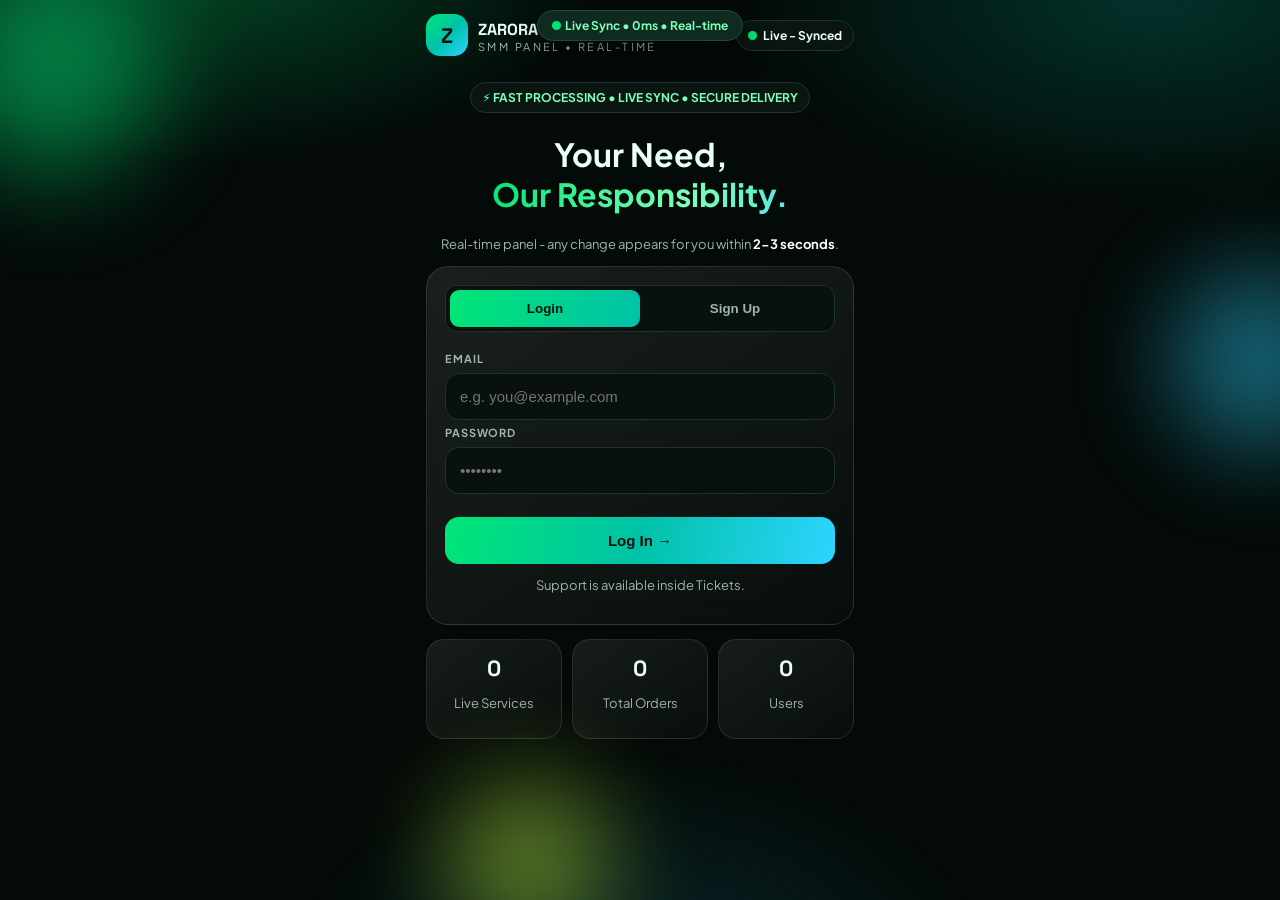
<file: Index.html>
<!DOCTYPE html><html lang="en"><head><meta charset="UTF-8"><meta name="viewport" content="width=device-width,initial-scale=1,viewport-fit=cover">
<title>ZARORAT - SMM Panel | Real-time</title>
<link href="https://fonts.googleapis.com/css2?family=Space+Grotesk:wght@500;600;700&family=Plus+Jakarta+Sans:wght@400;500;600;700;800&display=swap" rel="stylesheet">
<style>
*{box-sizing:border-box;-webkit-tap-highlight-color:transparent}
body{margin:0;background:#040a08;color:#eafff5;font-family:'Plus Jakarta Sans',system-ui;overflow-x:hidden}
body:before{content:"";position:fixed;inset:0;z-index:0;pointer-events:none;background:radial-gradient(700px 350px at 15% -5%,rgba(0,230,118,.28),transparent 60%),radial-gradient(700px 350px at 90% 0%,rgba(0,194,168,.22),transparent 60%),radial-gradient(600px 400px at 50% 110%,rgba(45,212,255,.14),transparent 60%)}
.orb{position:fixed;border-radius:50%;filter:blur(50px);opacity:.45;z-index:0;pointer-events:none;animation:float 9s ease-in-out infinite}
.orb1{width:220px;height:220px;background:#00e676;top:-40px;left:-60px}.orb2{width:180px;height:180px;background:#2dd4ff;top:30%;right:-70px;animation-delay:-3s}.orb3{width:160px;height:160px;background:#c8ff3d;bottom:-40px;left:35%;animation-delay:-6s}
@keyframes float{0%,100%{transform:translateY(0) scale(1)}50%{transform:translateY(-28px) scale(1.12)}}
@keyframes pop{0%{opacity:0;transform:translateY(22px) scale(.96)}100%{opacity:1;transform:none}}
@keyframes shimmer{0%{background-position:-200% 0}100%{background-position:200% 0}}
@keyframes pulseDot{0%,100%{box-shadow:0 0 0 0 rgba(0,230,118,.5)}50%{box-shadow:0 0 0 7px rgba(0,230,118,0)}}
@keyframes slideIn{from{opacity:0;transform:translateX(20px)}to{opacity:1;transform:none}}
@keyframes glow{0%,100%{box-shadow:0 0 0 rgba(0,230,118,0)}50%{box-shadow:0 0 32px rgba(0,230,118,.45)}}
@keyframes confetti{0%{transform:translateY(0) rotate(0);opacity:1}100%{transform:translateY(320px) rotate(720deg);opacity:0}}
.anim{animation:pop .55s cubic-bezier(.2,.9,.3,1.2) both}.anim2{animation:pop .55s .08s cubic-bezier(.2,.9,.3,1.2) both}.anim3{animation:pop .55s .16s cubic-bezier(.2,.9,.3,1.2) both}
.live{width:9px;height:9px;border-radius:50%;background:#00e676;display:inline-block;animation:pulseDot 1.6s infinite}
.shimmer{background:linear-gradient(100deg,#00e676,#7dffb8,#2dd4ff,#00e676);background-size:200% 100%;animation:shimmer 2.8s linear infinite;-webkit-background-clip:text;background-clip:text;color:transparent}
.wrap{max-width:460px;margin:auto;padding:14px 16px 120px;position:relative;z-index:1}.wrap-wide{max-width:1180px;margin:auto;padding:14px 16px 60px;position:relative;z-index:1}
.logo{display:flex;gap:10px;align-items:center}.z{width:42px;height:42px;border-radius:14px;background:linear-gradient(135deg,#00e676,#00c2a8,#2dd4ff);display:flex;align-items:center;justify-content:center;font-family:'Space Grotesk';font-weight:700;font-size:21px;color:#03110a;animation:glow 2.5s infinite;transition:.3s}.z:hover{transform:rotate(-8deg) scale(1.08)}
.chip{border:1px solid #1e332b;background:#0a1511;border-radius:999px;padding:7px 11px;font-size:12px;font-weight:700;display:inline-flex;gap:6px;align-items:center}
.glass{background:linear-gradient(145deg,rgba(255,255,255,.09),rgba(255,255,255,.02));border:1px solid rgba(255,255,255,.12);backdrop-filter:blur(14px);border-radius:22px;padding:18px;transition:.3s}.glass:hover{transform:translateY(-2px);border-color:rgba(0,230,118,.4)}
.card{background:linear-gradient(145deg,rgba(255,255,255,.08),rgba(255,255,255,.02));border:1px solid rgba(255,255,255,.1);border-radius:20px;padding:16px;margin-top:12px;transition:.3s;animation:pop .45s both}.card:hover{transform:translateY(-2px);border-color:rgba(0,230,118,.35)}
.input{width:100%;background:#08110e;border:1px solid #1e332b;color:#eafff5;border-radius:14px;padding:14px;font-size:15px;outline:none;margin-top:6px;transition:.25s}.input:focus{border-color:#00e676;box-shadow:0 0 0 3px rgba(0,230,118,.18);transform:scale(1.01)}
.label{font-size:11px;font-weight:700;letter-spacing:.08em;text-transform:uppercase;color:#9db5ab}
.btn{width:100%;background:linear-gradient(100deg,#00e676,#00c2a8,#2dd4ff);color:#03110a;border:none;border-radius:14px;padding:15px;font-weight:800;font-size:15px;cursor:pointer;transition:.25s;position:relative;overflow:hidden}.btn:hover{transform:translateY(-2px) scale(1.01);box-shadow:0 12px 30px rgba(0,230,118,.35)}.btn:active{transform:scale(.97)}
.btn2{background:#0e1a14;border:1px solid #1e332b;color:#eafff5;border-radius:12px;padding:10px 14px;font-weight:700;cursor:pointer;transition:.25s}.btn2:hover{border-color:#00e676;background:#12241c}
.muted{color:#9db5ab;font-size:13px}.green{color:#00e676}.big{font-family:'Space Grotesk';font-size:28px;font-weight:700}
.hidden{display:none!important}.flex{display:flex;gap:8px}.mt{margin-top:14px}.row{display:flex;justify-content:space-between;gap:10px;align-items:center}
.tabs{display:grid;grid-template-columns:1fr 1fr;background:#08110e;border:1px solid #1e332b;border-radius:12px;padding:4px}.tabs button{border:none;padding:11px;border-radius:9px;font-weight:700;cursor:pointer;background:transparent;color:#9db5ab}.tabs button.on{background:linear-gradient(100deg,#00e676,#00c2a8);color:#03110a;animation:pop .3s}
.grid3{display:grid;grid-template-columns:1fr 1fr 1fr;gap:10px;margin-top:14px}.mini{background:linear-gradient(145deg,rgba(255,255,255,.08),rgba(255,255,255,.02));border:1px solid rgba(255,255,255,.1);border-radius:18px;padding:14px;text-align:center;transition:.3s}.mini:hover{transform:translateY(-3px) scale(1.02)}
.stat{display:grid;grid-template-columns:1fr 1fr;gap:12px}.stat>div{background:linear-gradient(145deg,rgba(255,255,255,.08),rgba(255,255,255,.02));border:1px solid rgba(255,255,255,.1);border-radius:20px;padding:16px;transition:.3s}.stat>div:hover{transform:translateY(-3px)}
.sticky{position:sticky;top:0;z-index:20;background:rgba(5,11,9,.92);backdrop-filter:blur(12px);border-bottom:1px solid #1e332b;margin:-14px -16px 0;padding:12px 16px}
.nav{position:fixed;bottom:0;left:0;right:0;background:#070f0c;border-top:1px solid #1e332b;padding:8px 6px calc(10px + env(safe-area-inset-bottom));z-index:30}.navin{max-width:460px;margin:auto;display:grid;grid-template-columns:repeat(7,1fr)}.nav button{background:none;border:none;color:#9db5ab;font-size:10px;font-weight:700;display:flex;flex-direction:column;gap:3px;align-items:center;cursor:pointer;transition:.25s}.nav button.on{color:#00e676;transform:translateY(-3px) scale(1.1)}
.bar{height:8px;background:#08110e;border-radius:99px;overflow:hidden}.bar i{display:block;height:100%;background:linear-gradient(90deg,#00e676,#2dd4ff);transition:width .8s}
.pill{padding:5px 10px;border-radius:999px;font-size:11px;font-weight:800}.ok{background:#0f2a1e;color:#7dffb8;border:1px solid #1f4a35}.warn{background:#2a230f;color:#ffd88a;border:1px solid #4a3a1a}.bad{background:#2a1013;color:#ff8a94;border:1px solid #4a1a20}
.panel-nav{display:flex;gap:8px;overflow:auto;padding-bottom:4px;scrollbar-width:none}.panel-nav button{white-space:nowrap}
.sync{position:fixed;top:10px;left:50%;transform:translateX(-50%);background:#0f2a1e;border:1px solid #1f4a35;color:#7dffb8;padding:7px 14px;border-radius:999px;font-size:12px;font-weight:700;z-index:99;animation:slideIn .4s}
.toast{position:fixed;bottom:90px;left:50%;transform:translateX(-50%);background:#eafff5;color:#03110a;padding:12px 18px;border-radius:14px;font-weight:800;z-index:99;box-shadow:0 15px 40px rgba(0,0,0,.5);animation:pop .35s}
.easypaisa{background:linear-gradient(135deg,#7dffb8,#00e676,#00c2a8);color:#03110a;border-radius:26px;padding:18px;margin-top:14px;animation:glow 3s infinite}
.hero h1{font-family:'Space Grotesk';font-size:clamp(38px,11vw,62px);line-height:.95;margin:18px 0 12px}

/* ===== HEAVY UPGRADE ===== */
.btn{position:relative;overflow:hidden}
.btn:after{content:"";position:absolute;top:0;left:-80%;width:50%;height:100%;background:linear-gradient(100deg,transparent,rgba(255,255,255,.55),transparent);transform:skewX(-20deg);animation:btnShine 2.4s infinite}
@keyframes btnShine{0%{left:-80%}60%,100%{left:130%}}
.card{position:relative;overflow:hidden}
.card:before{content:"";position:absolute;inset:0;border-radius:inherit;padding:1px;background:linear-gradient(120deg,transparent,rgba(0,230,118,.6),transparent,rgba(45,212,255,.6),transparent);-webkit-mask:linear-gradient(#000 0 0) content-box,linear-gradient(#000 0 0);-webkit-mask-composite:xor;mask-composite:exclude;opacity:0;transition:.4s;pointer-events:none}
.card:hover:before{opacity:1}
.nav button:active{transform:scale(.9)}
input:focus,textarea:focus,select:focus{animation:glow .6s}
.sync{position:fixed;top:10px;left:50%;transform:translateX(-50%);background:#0f2a1e;border:1px solid #1f4a35;color:#7dffb8;padding:7px 14px;border-radius:999px;font-size:12px;font-weight:700;z-index:99;box-shadow:0 10px 30px rgba(0,0,0,.4)}
.syncLive{position:fixed;top:10px;left:50%;transform:translateX(-50%);background:#0f2a1e;border:1px solid #1f4a35;color:#7dffb8;padding:7px 14px;border-radius:999px;font-size:12px;font-weight:700;z-index:99}
@keyframes floatY{0%,100%{transform:translateY(0)}50%{transform:translateY(-8px)}}
.heroCard{animation:floatY 4s ease-in-out infinite}

</style></head><body>
<div class="orb orb1"></div><div class="orb orb2"></div><div class="orb orb3"></div><div id="app"></div>
<script>

// ===== REALTIME DATABASE - ZARORA - FIXED VERSION =====
const DB_URL = "https://zarora-f7526-default-rtdb.firebaseio.com/zarorat.json";
const FIREBASE_CONFIG = { apiKey:"PASTE_YOUR_API_KEY_HERE_IF_NEEDED", authDomain:"zarora-f7526.firebaseapp.com", databaseURL:"https://zarora-f7526-default-rtdb.firebaseio.com", projectId:"zarora-f7526" };
let DB=null, _saving=false, _lastJSON="", _syncTimer=null, DB_STATUS="checking...", DB_ERROR="";
const EMPTY_DB = ()=>({users:[],services:[],orders:[],deposits:[],tickets:[],notifications:[],coupons:[],announcements:[],categories:[],activity:[],settings:{panelName:"ZARORAT",minDeposit:50,referralBonus:5,supportMessage:"Ask the support team anything. Replies appear inside your ticket."},favorites:[],transactions:[]});
function setDBStatus(s, err){ DB_STATUS=s; DB_ERROR=err||""; let el=document.getElementById("dbStatusBox"); if(el){ el.innerHTML = s==="connected" ? "<span style='color:#00e676;font-weight:800'>● DATABASE CONNECTED • REAL-TIME ON</span> <span class='muted'>• "+(DB_ERROR||"")+"</span>" : "<span style='color:#ff8a94;font-weight:800'>● DATABASE NOT CONNECTED: "+err+"</span><br><span class='muted'>Firebase Console → Realtime Database → Rules me neeche wala rule lagao, phir page refresh karo.</span><br><code style='background:#08110e;padding:8px 10px;border-radius:10px;display:block;margin-top:8px;color:#7dffb8'>{ \"rules\": { \".read\": true, \".write\": true } }</code><br><button class='btn2' onclick='testConnection()'>🔄 Test Connection Again</button>"; el.style.display="block"; } updateSyncBadge(); }
async function testConnection(){
  setDBStatus("checking...", "Testing...");
  try{
    let r = await fetch(DB_URL+"?t="+Date.now());
    if(!r.ok){ setDBStatus("blocked", "Firebase ne request rok di. Status: "+r.status+" - Rules me .read/.write true karo."); return false; }
    let j = await r.json();
    setDBStatus("connected", "GET OK • "+new Date().toLocaleTimeString());
    return true;
  }catch(e){ setDBStatus("blocked", "Network / CORS Error: "+e.message+" - Internet check karo aur Rules true karo."); return false; }
}
async function loadDB(){
  try{
    let r=await fetch(DB_URL+"?t="+Date.now());
    if(!r.ok){ DB=JSON.parse(localStorage.getItem("zarorat_backup")||"null")||EMPTY_DB(); setDBStatus("blocked","GET failed Status "+r.status+" - Rules me .read true karo."); return DB; }
    let j=await r.json(); DB=j||EMPTY_DB(); for(const k in EMPTY_DB()) if(!DB[k]) DB[k]=EMPTY_DB()[k];
    setDBStatus("connected","Loaded from Firebase • "+new Date().toLocaleTimeString());
  }catch(e){ DB=JSON.parse(localStorage.getItem("zarorat_backup")||"null")||EMPTY_DB(); setDBStatus("blocked","Network Error: "+e.message); }
  _lastJSON=JSON.stringify(DB); return DB;
}
async function saveDB(){
  localStorage.setItem("zarorat_backup",JSON.stringify(DB));
  // Same-browser instant sync - doosri tab turant update hogi, Firebase fail bhi ho to bhi
  try{ let bc=new BroadcastChannel("zarorat-sync"); bc.postMessage({type:"db", db:DB}); bc.close(); }catch(e){}
  try{ localStorage.setItem("zarorat_broadcast", JSON.stringify({t:Date.now(), db:DB})); }catch(e){}
  let j=JSON.stringify(DB); if(j===_lastJSON) return; _lastJSON=j; _saving=true;
  try{
    let r=await fetch(DB_URL,{method:"PUT",headers:{"Content-Type":"application/json"},body:j});
    if(!r.ok){ setDBStatus("blocked","PUT failed Status "+r.status+" - Rules me .write true karo. Local me save ho gaya hai."); }
    else setDBStatus("connected","Saved to Firebase • "+new Date().toLocaleTimeString());
  }catch(e){ setDBStatus("blocked","Save Network Error: "+e.message); }
  _saving=false; showSync();
}
function showSync(){ let el=document.getElementById("syncBadge"); if(!el){ el=document.createElement("div"); el.id="syncBadge"; el.className="sync"; el.innerHTML="<span class='live'></span> &nbsp;Synced • Real-time"; document.body.appendChild(el);} el.style.display="block"; clearTimeout(el._t); el._t=setTimeout(()=>el.style.display="none",1800); }
function toast(msg){ let t=document.createElement("div"); t.className="toast"; t.textContent=msg; document.body.appendChild(t); setTimeout(()=>t.remove(),2600); }
function confetti(){ for(let i=0;i<28;i++){ let c=document.createElement("div"); c.style.cssText=`position:fixed;top:-10px;left:${Math.random()*100}vw;width:8px;height:12px;background:${["#00e676","#2dd4ff","#c8ff3d","#fff"][i%4]};z-index:200;border-radius:2px;animation:confetti ${1+Math.random()}s ease-in forwards`; document.body.appendChild(c); setTimeout(()=>c.remove(),2200);} }
function uid(){ return Math.random().toString(36).slice(2,9)+Date.now().toString(36); }
function esc(s){ return String(s||"").replace(/</g,"&lt;"); }
function money(n){ return "Rs "+(n||0); }
async function log(t){ DB.activity.unshift({text:t,createdAt:new Date().toISOString()}); await saveDB(); }
async function notify(u2,t,m){ DB.notifications.unshift({id:uid(),userId:u2,title:t,message:m,readBy:[],createdAt:new Date().toISOString()}); await saveDB(); }
// Same-browser live sync - BroadcastChannel + storage event
try{ let bc2=new BroadcastChannel("zarorat-sync"); bc2.onmessage=(e)=>{ if(e.data && e.data.db){ let nj=JSON.stringify(e.data.db); if(nj!==_lastJSON){ DB=e.data.db; _lastJSON=nj; 
function ensureDBBox(){ let el=document.getElementById("dbStatusBox"); if(!el){ el=document.createElement("div"); el.id="dbStatusBox"; el.style.cssText="position:relative;z-index:5;background:#0a1511;border:1px solid #1e332b;border-radius:14px;padding:12px 14px;margin:12px 16px 0;font-size:13px;display:none"; let wrap=document.querySelector(".wrap")||document.querySelector(".wrap-wide")||document.body; wrap.prepend(el); } return el; }
let _origRender = render; render = function(){ _origRender(); ensureDBBox(); setDBStatus(DB_STATUS, DB_ERROR); };

onRemoteChange&&onRemoteChange(); } } }; }catch(e){}
window.addEventListener("storage",(e)=>{ if(e.key==="zarorat_broadcast" && e.newValue){ try{ let d=JSON.parse(e.newValue); let nj=JSON.stringify(d.db); if(nj!==_lastJSON){ DB=d.db; _lastJSON=nj; onRemoteChange&&onRemoteChange(); } }catch(err){} } });

// ===== FIXED ULTRA-FAST SYNC + BUTTON FIX =====
let _lastInteraction = 0, _renderQueued = false, _sse = null, _lastSyncMs = 0;
document.addEventListener('pointerdown', ()=>{ _lastInteraction = Date.now(); }, true);
document.addEventListener('input', ()=>{ _lastInteraction = Date.now(); }, true);
function isTyping(){ let a=document.activeElement; return a && (a.tagName==='INPUT'||a.tagName==='TEXTAREA'||a.tagName==='SELECT'); }
function safeRender(force){
  // Agar user type kar raha hai ya abhi-abhi click kiya hai to render rok do - warna button/input toot jata hai
  if(!force && (isTyping() || Date.now()-_lastInteraction < 600)){ _renderQueued=true; setTimeout(()=>{ if(_renderQueued){ _renderQueued=false; safeRender(true); } }, 900); return; }
  // Input values save karo taake render ke baad wapas aa jayein
  let saved={}; document.querySelectorAll('input,textarea,select').forEach(el=>{ if(el.id) saved[el.id]=el.value; });
  try{ render(); }catch(e){ console.log(e); }
  Object.keys(saved).forEach(id=>{ let el=document.getElementById(id); if(el && document.activeElement!==el) el.value=saved[id]; });
}
function startUltraSync(){
  // 1) Firebase Realtime SSE stream - sab se fast, server push karta hai
  try{
    if(_sse) _sse.close();
    _sse = new EventSource(DB_URL);
    _sse.onmessage = (ev)=>{
      try{
        let parsed = JSON.parse(ev.data);
        if(parsed && parsed.data && typeof parsed.data==='object'){
          let nj = JSON.stringify(parsed.data);
          if(nj!==_lastJSON){ DB=parsed.data; _lastJSON=nj; localStorage.setItem("zarorat_backup",nj); _lastSyncMs=Date.now(); updateSyncBadge(); onRemoteChange&&onRemoteChange(); }
        }
      }catch(e){}
    };
    _sse.onerror = ()=>{ /* fallback polling sambhal lega */ };
  }catch(e){}
  // 2) Fast polling fallback - har 800ms, sirf tab jab SSE se update na aaya ho
  clearInterval(_syncTimer);
  _syncTimer = setInterval(async()=>{
    if(_saving) return;
    try{
      let t0=performance.now();
      let r=await fetch(DB_URL+"?t="+Date.now());
      let j=await r.json(); if(!j) return;
      let nj=JSON.stringify(j);
      if(nj!==_lastJSON){ DB=j; _lastJSON=nj; localStorage.setItem("zarorat_backup",nj); _lastSyncMs=Date.now(); updateSyncBadge(); onRemoteChange&&onRemoteChange(); }
      let ms=Math.round(performance.now()-t0); let el=document.getElementById("syncMs"); if(el) el.textContent=ms+"ms";
    }catch(e){}
  }, 800);
}
function updateSyncBadge(){
  let el=document.getElementById("syncBadge");
  if(!el){ el=document.createElement("div"); el.id="syncBadge"; el.className="sync"; document.body.appendChild(el); }
  el.innerHTML="<span class='live'></span> &nbsp;Live Sync • <span id='syncMs'>0ms</span> • Real-time";
  el.style.display="block";
  clearTimeout(el._t); el._t=setTimeout(()=>{ el.style.display="block"; }, 10000);
}
// Purani polling ko ultra sync se replace karo
startPolling = startUltraSync;
// Global exports - taake har button 100% kaam kare, chahe preview ho ya file
// (functions neeche define hongi, is liye end me dubara export karenge)

let cur=JSON.parse(localStorage.getItem("zarorat_cur")||"null");
let screen=cur?"user":"auth",tab="home",authMode="login",catFilter="All",search="",sortBy="featured",tap=0,tapT=null;
async function save(){ await saveDB(); if(cur) localStorage.setItem("zarorat_cur",JSON.stringify(cur)); else localStorage.removeItem("zarorat_cur"); }
function level(s){ if(s>=20000) return{name:"VIP",next:"Top level reached",p:100}; if(s>=5000) return{name:"Gold",next:"Spend Rs 20,000 for VIP",p:s/200}; if(s>=1000) return{name:"Silver",next:"Spend Rs 5,000 for Gold",p:s/50}; return{name:"New",next:"Spend Rs 1,000 for Silver",p:s/10}; }
function myOrders(){ return DB.orders.filter(o=>cur&&o.userId===cur.id).sort((a,b)=>b.createdAt.localeCompare(a.createdAt)); }
function myDeposits(){ return DB.deposits.filter(d=>cur&&d.userId===cur.id); }
function myTickets(){ return DB.tickets.filter(t=>cur&&t.userId===cur.id); }
function myNotifs(){ return DB.notifications.filter(n=>cur&&(n.userId==="all"||n.userId===cur.id)); }
function unread(){ return myNotifs().filter(n=>!(n.readBy||[]).includes(cur.id)).length; }
function serviceCard(s){ let pop=DB.orders.filter(o=>o.serviceId===s.id).length, fav=DB.favorites.some(f=>cur&&f.userId===cur.id&&f.serviceId===s.id); return `<div class="card"><div class="row"><div><span class="chip" style="color:#7dffb8">${esc(s.category)}</span><p style="font-weight:800;margin:10px 0 4px">${esc(s.name)}</p><p class="muted">Min ${s.min} - Max ${s.max} ${pop?` - ${pop} orders`:""}</p><p class="muted">${esc(s.description||"")}</p></div><div style="text-align:right"><b class="green">${money(s.pricePer1000)}<br><span class="muted" style="font-size:11px">/ 1000</span></b><br><button class="btn2" style="margin-top:8px" onclick="toggleFav('${s.id}')">${fav?"★":"☆"}</button></div></div><button class="btn" style="margin-top:12px;padding:11px" onclick="orderService('${s.id}')">Order This Service</button></div>`; }
function render(){ let app=document.getElementById("app"); if(screen==="auth") app.innerHTML=authHTML(); else app.innerHTML=userHTML(); window.scrollTo(0,0); }
function authHTML(){ return `<div class="wrap"><div class="row anim"><div class="logo"><div class="z">Z</div><div><b style="font-family:'Space Grotesk'">${DB.settings.panelName}</b><div class="muted" style="font-size:11px;letter-spacing:.22em">SMM PANEL • REAL-TIME</div></div></div><span class="chip"><span class="live"></span> Live - Synced</span></div>
<div class="anim2" style="margin-top:26px;text-align:center"><span class="chip" style="color:#7dffb8">⚡ FAST PROCESSING • LIVE SYNC • SECURE DELIVERY</span><h1 class="hero">Your Need,<br><span class="shimmer">Our Responsibility.</span></h1><p class="muted">Real-time panel - any change appears for you within <b style="color:#fff">2-3 seconds</b>.</p></div>
<div class="glass anim3" style="margin-top:14px"><div class="tabs"><button class="${authMode==="login"?"on":""}" onclick="setAuth('login')">Login</button><button class="${authMode==="signup"?"on":""}" onclick="setAuth('signup')">Sign Up</button></div>
<div style="margin-top:14px">${authMode==="signup"?`<label class="label">Full Name</label><input id="fName" class="input" placeholder="Your name">`:""}
<label class="label">Email</label><input id="fEmail" class="input" placeholder="e.g. you@example.com">
<label class="label">Password</label><input id="fPass" type="password" class="input" placeholder="••••••••">
${authMode==="signup"?`<label class="label">Referral Code (Optional)</label><input id="fRef" class="input" placeholder="e.g. ZAR-ABC123">`:""}
<p id="authMsg" class="muted"></p><button class="btn" style="margin-top:10px" onclick="doAuth()">${authMode==="login"?"Log In →":"Create Account →"}</button>
<p style="text-align:center" class="muted">Support is available inside Tickets.</p></div></div>
<div class="grid3"><div class="mini anim"><b style="font-family:'Space Grotesk';font-size:22px">${DB.services.length}</b><p class="muted">Live Services</p></div><div class="mini anim2"><b style="font-family:'Space Grotesk';font-size:22px">${DB.orders.length}</b><p class="muted">Total Orders</p></div><div class="mini anim3"><b style="font-family:'Space Grotesk';font-size:22px">${DB.users.length}</b><p class="muted">Users</p></div></div></div>`; }
function setAuth(m){ authMode=m; render(); }
async function doAuth(){ let email=document.getElementById("fEmail").value.trim().toLowerCase(), pass=document.getElementById("fPass").value, msg=document.getElementById("authMsg"); if(!email.includes("@")){msg.textContent="Enter a valid email address.";return} if(pass.length<4){msg.textContent="Password must be at least 4 characters.";return} let uname=email.split("@")[0];
 if(authMode==="signup"){ let name=document.getElementById("fName").value.trim(); if(!name){msg.textContent="Enter your name.";return} if(DB.users.some(u=>u.email===email)){msg.textContent="An account with this email already exists. Please log in instead.";return} let ref=document.getElementById("fRef").value.trim().toUpperCase(), referredBy=""; if(ref){ let r=DB.users.find(u=>u.referralCode===ref); if(!r){msg.textContent="That referral code is not valid.";return} referredBy=r.id; } let code="ZAR-"+uname.toUpperCase().replace(/[^A-Z0-9]/g,"").slice(0,6)+uid().slice(0,4).toUpperCase(); let u={id:uid(),name,username:uname,email,password:pass,balance:0,status:"Active",referralCode:code,referredBy,createdAt:new Date().toISOString()}; DB.users.push(u); cur=u; await save(); await log("New user signed up: @"+uname); confetti(); screen="user"; tab="home"; render(); }
 else{ let f=DB.users.find(u=>(u.email===email||u.username===email)&&u.password===pass); if(!f){msg.textContent="Email or password is incorrect.";return} if(f.status==="Blocked"){msg.textContent="Your account is blocked. Contact support.";return} cur=f; await save(); screen="user"; tab="home"; render(); } }
function logout(){ cur=null; localStorage.removeItem("zarorat_cur"); screen="auth"; render(); }
function orderService(id){ tab="new"; render(); setTimeout(()=>{ let el=document.getElementById("selSvc"); if(el) el.value=id; calcPrice(); },80); }
async function toggleFav(id){ if(!cur) return; let i=DB.favorites.findIndex(f=>f.userId===cur.id&&f.serviceId===id); if(i>=0) DB.favorites.splice(i,1); else DB.favorites.push({userId:cur.id,serviceId:id,createdAt:new Date().toISOString()}); await save(); render(); }
function calcPrice(){ let sel=document.getElementById("selSvc"), q=document.getElementById("qty"); if(!sel||!q) return; let s=DB.services.find(x=>x.id===sel.value); let box=document.getElementById("priceBox"); if(!s||!q.value){box.innerHTML="";return} let est=Math.ceil(Number(q.value)/1000*s.pricePer1000); let coup=document.getElementById("couponIn")?.value.trim().toUpperCase(); let disc=0; if(coup){ let c=DB.coupons.find(x=>x.code===coup&&x.active); if(c) disc=Math.floor(est*c.discountPercent/100); } box.innerHTML=`<div class="row"><span class="muted">Estimated Price</span><b>${money(est)}</b></div>${disc?`<div class="row"><span class="muted">Coupon Discount</span><b class="green">- ${money(disc)}</b></div>`:""}<div class="row" style="border-top:1px solid #1e332b;padding-top:8px"><span>You Pay</span><b class="green">${money(Math.max(0,est-disc))}</b></div>`; box.dataset.final=Math.max(0,est-disc); }
async function placeOrder(){ let sel=document.getElementById("selSvc"), link=document.getElementById("link").value.trim(), q=Number(document.getElementById("qty").value), msg=document.getElementById("orderMsg"); let s=DB.services.find(x=>x.id===sel.value); if(!s){msg.textContent="Please select a service first.";return} if(!link.startsWith("http")){msg.textContent="Enter a valid link - must start with http / https.";return} if(!q||q<s.min||q>s.max){msg.textContent=`Quantity must be between ${s.min} and ${s.max}.`;return} calcPrice(); let final=Number(document.getElementById("priceBox").dataset.final||0); if(cur.balance<final){msg.textContent=`Balance is low. You need ${money(final)}, balance is ${money(cur.balance)}.`;return} let coup=document.getElementById("couponIn").value.trim().toUpperCase(); let c=DB.coupons.find(x=>x.code===coup&&x.active); DB.orders.unshift({id:uid(),userId:cur.id,username:cur.username,serviceId:s.id,serviceName:s.name,link,quantity:q,price:final,status:"Pending",couponCode:c?c.code:"",createdAt:new Date().toISOString()}); cur.balance-=final; await save(); await log(`User @${cur.username} placed order: ${s.name} (Qty ${q}, ${money(final)})`); if(cur.referredBy){ let r=DB.users.find(u=>u.id===cur.referredBy); if(r){ let bonus=Math.floor(final*DB.settings.referralBonus/100); if(bonus>0){ r.balance+=bonus; DB.transactions.unshift({id:uid(),userId:r.id,username:r.username,type:"Referral Bonus",title:`Referral bonus from @${cur.username}`,amount:bonus,status:"Paid",createdAt:new Date().toISOString()}); await notify(r.id,"Referral Bonus Earned",`You earned ${money(bonus)} referral bonus from @${cur.username}.`); } } } await save(); confetti(); toast("Order placed! Real-time sent live."); tab="orders"; render(); }
async function submitDeposit(){ let amt=Number(document.getElementById("depAmt").value), tid=document.getElementById("depTid").value.trim(), note=document.getElementById("depNote").value.trim(), msg=document.getElementById("depMsg"); if(!amt||amt<=0){msg.textContent="Enter a valid amount greater than 0.";return} if(amt<DB.settings.minDeposit){msg.textContent=`Minimum deposit is ${money(DB.settings.minDeposit)}.`;return} if(!tid){msg.textContent="Enter your Transaction ID (TID).";return} DB.deposits.unshift({id:uid(),userId:cur.id,username:cur.username,amount:amt,tid,note,status:"Pending",createdAt:new Date().toISOString()}); await save(); await log(`User @${cur.username} requested deposit: ${money(amt)} (TID ${tid})`); toast("Deposit request sent - Real-time!"); msg.textContent="Deposit submitted! Status: Pending."; document.getElementById("depAmt").value=""; document.getElementById("depTid").value=""; }
async function createTicket(){ let sub=document.getElementById("tSub").value.trim(), m=document.getElementById("tMsg").value.trim(), msg=document.getElementById("ticketMsg"); if(!sub||!m){msg.textContent="Enter subject and message.";return} DB.tickets.unshift({id:uid(),userId:cur.id,username:cur.username,email:cur.email,subject:sub,message:m,status:"Open",replies:[],createdAt:new Date().toISOString()}); await save(); await log(`User @${cur.username} opened ticket: ${sub}`); toast("Ticket created - sent live."); document.getElementById("tSub").value=""; document.getElementById("tMsg").value=""; render(); }
async function replyTicket(id){ let v=document.getElementById("reply-"+id).value.trim(); if(!v) return; let t=DB.tickets.find(x=>x.id===id); t.replies.push({sender:"user",text:v,at:new Date().toISOString()}); t.status="Open"; await save(); render(); }
async function markRead(id){ let n=DB.notifications.find(x=>x.id===id); if(n&&!n.readBy.includes(cur.id)) n.readBy.push(cur.id); await save(); render(); }
async function markAllRead(){ myNotifs().forEach(n=>{ if(!n.readBy.includes(cur.id)) n.readBy.push(cur.id); }); await save(); render(); }
function copyText(t,el){ if(navigator.clipboard) navigator.clipboard.writeText(t); if(el) el.textContent="Copied!"; toast("Copied: "+t); }
function goTab(t){ tab=t; render(); }
function setCat(c){ catFilter=c; render(); }
function reorder(id){ let o=DB.orders.find(x=>x.id===id); if(!o) return; tab="new"; render(); setTimeout(()=>{ let el=document.getElementById("selSvc"); if(el) el.value=o.serviceId; let l=document.getElementById("link"); if(l) l.value=o.link; let q=document.getElementById("qty"); if(q) q.value=o.quantity; calcPrice(); },80); }
function userHTML(){
 let spent=myOrders().filter(o=>o.status!=="Cancelled"&&o.status!=="Refunded").reduce((s,o)=>s+o.price,0);
 let comp=myOrders().filter(o=>o.status==="Completed").length, pend=myOrders().filter(o=>o.status==="Pending").length;
 let lvl=level(spent), refs=DB.users.filter(u=>u.referredBy===cur.id), refEarn=DB.transactions.filter(t=>t.userId===cur.id&&t.type==="Referral Bonus").reduce((s,t)=>s+t.amount,0);
 let ann=DB.announcements.filter(a=>a.enabled);
 let visible=DB.services.filter(s=>(catFilter==="All"||s.category===catFilter)&&s.name.toLowerCase().includes(search.toLowerCase()));
 if(sortBy==="low") visible=[...visible].sort((a,b)=>a.pricePer1000-b.pricePer1000); if(sortBy==="high") visible=[...visible].sort((a,b)=>b.pricePer1000-a.pricePer1000);
 let cats=["All",...new Set([...(DB.categories.map(c=>c.name)),...DB.services.map(s=>s.category),"Instagram","TikTok","YouTube","Facebook","Design","Website","Other"])];
 let favIds=new Set(DB.favorites.filter(f=>f.userId===cur.id).map(f=>f.serviceId));
 let wallet=[]; myDeposits().forEach(d=>wallet.push({date:d.createdAt,title:"Deposit - Easypaisa",detail:"TID "+d.tid,amount:d.amount,status:d.status})); myOrders().forEach(o=>wallet.push({date:o.createdAt,title:"Order - "+o.serviceName,detail:"Qty "+o.quantity,amount:-o.price,status:o.status})); DB.transactions.filter(t=>t.userId===cur.id).forEach(t=>wallet.push({date:t.createdAt,title:t.title,detail:t.type,amount:t.amount,status:t.status})); wallet.sort((a,b)=>b.date.localeCompare(a.date));
 let header=`<div class="wrap"><div class="sticky"><div class="row"><div class="logo"><div class="z">Z</div><div><b style="font-family:'Space Grotesk'">${DB.settings.panelName} <span class="green">PANEL</span></b><div class="muted">Hello, ${esc(cur.name)} • <span class="live"></span> Live - Synced</div></div></div><div class="flex"><button class="btn2" onclick="goTab('notifications')">🔔 ${unread()?`<b style="color:#ff5d6c">${unread()}</b>`:""}</button><button class="btn2" onclick="logout()">Logout</button></div></div></div>`;
 let body="";
 if(tab==="home"){
  body+=ann.map(a=>`<div class="card" style="border-color:#2a3a1a;background:#141a08"><b>📢 ${esc(a.title)}</b><p>${esc(a.message)}</p></div>`).join("");
  body+=`<div class="anim" style="background:linear-gradient(100deg,#00e676,#00c2a8,#2dd4ff);color:#03110a;border-radius:24px;padding:20px;margin-top:14px"><p style="font-size:11px;font-weight:800;letter-spacing:.18em">⚡ FAST PROCESSING • REAL-TIME • SECURE APPROVAL</p><h2 style="font-family:'Space Grotesk';font-size:28px;line-height:1.05;margin:8px 0">Place your order,<br>processing starts fast.</h2><button class="btn" style="background:#03110a;color:#fff;width:auto;padding:11px 18px" onclick="goTab('new')">New Order →</button></div>`;
  body+=`<div class="row mt"><h3 style="font-family:'Space Grotesk'">📊 My Analytics</h3><span class="chip">👑 ${lvl.name}</span></div><div class="stat mt"><div class="anim"><p class="muted">MY BALANCE</p><p class="big">${money(cur.balance)}</p><a href="#" onclick="goTab('wallet');return false" class="green" style="font-size:12px;font-weight:700">View Wallet History →</a></div><div class="anim2"><p class="muted">TOTAL ORDERS</p><p class="big">${myOrders().length}</p></div><div class="anim2"><p class="muted">TOTAL SPENT</p><p class="big">${money(spent)}</p><p class="muted">${lvl.next}</p></div><div class="anim3"><p class="muted">COMPLETED</p><p class="big">${comp}</p><p style="color:#ffd88a;font-size:12px">${pend} pending</p></div></div>`;
  body+=`<div class="flex mt"><button class="btn2" style="flex:1" onclick="goTab('favorites')">⭐ Favorites<br><span class="muted">${DB.services.filter(s=>favIds.has(s.id)).length} saved</span></button><button class="btn2" style="flex:1" onclick="goTab('profile')">🎁 Referrals<br><span class="muted">${refs.length} - ${money(refEarn)} earned</span></button></div>`;
  body+=`<button class="card" style="width:100%;text-align:left;display:flex;gap:12px;align-items:center;cursor:pointer" onclick="goTab('deposit')"><span style="width:44px;height:44px;border-radius:14px;background:linear-gradient(100deg,#00e676,#00c2a8);display:flex;align-items:center;justify-content:center;font-size:20px">₨</span><span style="flex:1;text-align:left"><b>Add Funds - Easypaisa</b><br><span class="muted">Deposit to 03493959558 — Mohammad Ajmal</span></span>→</button>`;
  body+=`<button class="card" style="width:100%;text-align:left;cursor:pointer" onclick="goTab('support')">🛟 <b>Support / Tickets</b> <span class="muted">- ${myTickets().length} tickets - Instant Support</span></button>`;
  body+=`<div class="row mt"><h3 style="font-family:'Space Grotesk'">Services</h3><span class="chip">${DB.services.length} available • Live</span></div><div style="display:flex;gap:8px;overflow:auto;margin-top:10px">${cats.map(c=>`<button class="btn2" style="${catFilter===c?'background:linear-gradient(100deg,#00e676,#00c2a8);color:#03110a':''};white-space:nowrap" onclick="setCat('${c}')">${c}</button>`).join("")}</div><div class="flex mt"><input class="input" style="margin:0" placeholder="Search services..." value="${esc(search)}" oninput="search=this.value;render()"><select class="input" style="margin:0;width:150px" onchange="sortBy=this.value;render()"><option value="featured">Featured</option><option value="low">Price: Low → High</option><option value="high">Price: High → Low</option></select></div><div>${visible.length?visible.map(serviceCard).join(""):`<div class="card" style="text-align:center;padding:28px"><h3>No services available yet</h3><p class="muted">No services are available yet. New services will appear here automatically as soon as they are added.</p><button class="btn2" onclick="goTab('support')">Contact Support</button></div>`}</div>`;
 }
 if(tab==="deposit"){
  body+=`<h2 style="font-family:'Space Grotesk';font-size:32px">Deposit</h2><p class="muted">ADD FUNDS • SECURE APPROVAL • REAL-TIME</p><div class="easypaisa"><div class="row"><span style="background:#03110a;color:#fff;padding:6px 12px;border-radius:999px;font-size:11px;font-weight:800">🏦 EASYPAISA</span><span style="background:rgba(255,255,255,.25);padding:5px 10px;border-radius:999px;font-size:11px;font-weight:800">SECURE • VERIFIED</span></div><p style="font-size:11px;font-weight:800;letter-spacing:.16em;margin-top:18px">SEND MONEY TO THIS ACCOUNT</p><p style="font-family:'Space Grotesk';font-size:36px;font-weight:700">03493959558</p><div style="background:#03110a;color:#fff;border-radius:16px;padding:14px;display:flex;justify-content:space-between"><div><p style="font-size:11px;color:#9db5ab">ACCOUNT NAME</p><b style="font-size:18px">Mohammad Ajmal</b></div><span class="chip" style="color:#7dffb8">EASYPAISA</span></div><button class="btn" style="background:#03110a;color:#fff;margin-top:12px" onclick="copyText('03493959558',this)">📋 Copy Number</button></div>`;
  body+=`<div class="grid3"><div class="mini"><p class="muted">YOUR BALANCE</p><b>${money(cur.balance)}</b></div><div class="mini"><p class="muted">DEPOSITS</p><b>${myDeposits().length}</b></div><div class="mini"><p class="muted">PENDING</p><b style="color:#ffd88a">${myDeposits().filter(d=>d.status==="Pending").length}</b></div></div>`;
  body+=`<div class="card"><h3>How to Deposit</h3><p><b>1.</b> Send money to Easypaisa number above</p><p class="muted">Open Easypaisa and send your amount to 03493959558 — Mohammad Ajmal.</p><p><b>2.</b> Enter Amount + Transaction ID (TID) below</p><p class="muted">After payment, copy TID from Easypaisa receipt / SMS.</p><p><b>3.</b> Submit — It will be reviewed, then balance will be added</p><p class="muted">Your request will stay Pending until it is reviewed and approved. Your balance will update live after approval.</p></div>`;
  body+=`<div class="card"><h3>Deposit Form</h3><label class="label">Amount (Rs) * — Minimum ${money(DB.settings.minDeposit)}</label><input id="depAmt" type="number" class="input" placeholder="e.g. 500"><label class="label">Transaction ID (TID) *</label><input id="depTid" class="input" placeholder="e.g. 1234567890"><label class="label">Note (Optional)</label><input id="depNote" class="input" placeholder="e.g. Sent from Easypaisa app"><p id="depMsg" class="muted"></p><button class="btn" onclick="submitDeposit()">Submit Deposit Request</button></div>`;
  body+=`<h3 class="mt">Deposit History <span class="chip">${myDeposits().length} deposits</span></h3>`+(myDeposits().length?myDeposits().map(d=>`<div class="card"><div class="row"><div><b style="font-family:'Space Grotesk';font-size:24px">${money(d.amount)}</b><p class="muted">TID: <b style="color:#fff">${esc(d.tid)}</b></p><p class="muted">${esc(d.note||"")} - ${new Date(d.createdAt).toLocaleString()}</p></div><span class="pill ${d.status==="Approved"?"ok":d.status==="Rejected"?"bad":"warn"}">${d.status}</span></div></div>`).join(""):`<div class="card" style="text-align:center">No deposits yet</div>`);
 }
 if(tab==="new"){
  body+=`<h2 style="font-family:'Space Grotesk'">New Order</h2><p class="muted">Balance: <b style="color:#fff">${money(cur.balance)}</b> • Live Services: ${DB.services.length}</p><div class="card"><label class="label">Select Service</label><select id="selSvc" class="input" onchange="calcPrice()"><option value="">— Choose a service —</option>${DB.services.map(s=>`<option value="${s.id}">${esc(s.name)} — ${money(s.pricePer1000)}/1000</option>`).join("")}</select><label class="label">Link</label><input id="link" class="input" placeholder="https://instagram.com/..."><label class="label">Quantity</label><input id="qty" type="number" class="input" placeholder="e.g. 1000" oninput="calcPrice()"><label class="label">Coupon Code (Optional)</label><div class="flex"><input id="couponIn" class="input" style="margin:0" placeholder="e.g. SAVE10"><button class="btn2" onclick="calcPrice()">Apply</button></div><div id="priceBox" class="card" style="background:#08110e"></div><p id="orderMsg" class="muted"></p><button class="btn" onclick="placeOrder()">Place Order</button></div>`;
 }
 if(tab==="orders"){
  body+=`<h2 style="font-family:'Space Grotesk'">My Orders</h2><p class="muted">Status changes appear here live, automatically.</p>`+(myOrders().length?myOrders().map(o=>`<div class="card"><div class="row"><div><b>${esc(o.serviceName)}</b><p class="muted">Qty ${o.quantity} - ${money(o.price)} ${o.couponCode?` - Coupon ${o.couponCode}`:""}</p></div><span class="pill ${o.status==="Completed"?"ok":o.status==="Cancelled"?"bad":"warn"}">${o.status}</span></div><p style="color:#7dc8ff;word-break:break-all">${esc(o.link)}</p><div class="bar mt"><i style="width:${o.status==="Completed"?100:o.status==="Cancelled"?100:35}%"></i></div><p class="muted">${new Date(o.createdAt).toLocaleString()}</p><button class="btn2" onclick="reorder('${o.id}')">↻ Reorder</button></div>`).join(""):`<div class="card" style="text-align:center"><h3>No orders yet</h3><button class="btn" onclick="goTab('new')">Place a New Order</button></div>`);
 }
 if(tab==="favorites"){ let favs=DB.services.filter(s=>favIds.has(s.id)); body+=`<h2 style="font-family:'Space Grotesk'">Favorites</h2>`+(favs.length?favs.map(serviceCard).join(""):`<div class="card" style="text-align:center">No favorites yet<br><button class="btn" style="margin-top:10px" onclick="goTab('home')">Browse Services</button></div>`); }
 if(tab==="wallet"){ body+=`<h2 style="font-family:'Space Grotesk'">Transaction History</h2><div class="grid3"><div class="mini"><p class="muted">BALANCE</p><b>${money(cur.balance)}</b></div><div class="mini"><p class="muted">SPENT</p><b>${money(spent)}</b></div><div class="mini"><p class="muted">REFERRAL</p><b class="green">+ ${money(refEarn)}</b></div></div>`+(wallet.length?wallet.map(r=>`<div class="card"><div class="row"><div><b>${esc(r.title)}</b><p class="muted">${esc(r.detail)} - ${new Date(r.date).toLocaleString()}</p></div><div style="text-align:right"><b class="${r.amount>=0?"green":""}">${r.amount>=0?"+":""}${money(r.amount)}</b><br><span class="chip">${r.status}</span></div></div></div>`).join(""):`<div class="card" style="text-align:center">No transactions yet</div>`); }
 if(tab==="notifications"){ body+=`<h2 style="font-family:'Space Grotesk'">Notifications</h2><p class="muted">${unread()} unread - ${myNotifs().length} total • Live</p>${unread()?`<button class="btn2" onclick="markAllRead()">Mark all as read</button>`:""}`+(myNotifs().length?myNotifs().map(n=>`<div class="card"><b>${esc(n.title)} ${!(n.readBy||[]).includes(cur.id)?"●":""}</b><p class="muted">${esc(n.message)}</p><p class="muted">${new Date(n.createdAt).toLocaleString()}</p>${!(n.readBy||[]).includes(cur.id)?`<button class="btn2" onclick="markRead('${n.id}')">Mark as Read</button>`:""}</div>`).join(""):`<div class="card" style="text-align:center">No notifications yet</div>`); }
 if(tab==="support"){
  body+=`<h2 style="font-family:'Space Grotesk'">Support / Tickets</h2><p class="muted">${esc(DB.settings.supportMessage)}</p><p class="muted">Contact via Tickets only. Replies appear here live.</p><div class="card"><h3>Create Ticket</h3><label class="label">Subject</label><input id="tSub" class="input" placeholder="e.g. My order is still pending"><label class="label">Message</label><textarea id="tMsg" class="input" rows="4" placeholder="Write your problem in detail..."></textarea><p id="ticketMsg" class="muted"></p><button class="btn" onclick="createTicket()">Create Ticket</button></div><h3 class="mt">My Tickets <span class="chip">${myTickets().length} tickets</span></h3>`+(myTickets().length?myTickets().map(t=>`<div class="card"><div class="row"><div><b>${esc(t.subject)}</b><p class="muted">${new Date(t.createdAt).toLocaleString()}</p><p>${esc(t.message)}</p></div><span class="pill warn">${t.status}</span></div>${(t.replies||[]).map(r=>`<div class="card" style="background:#08110e"><b>${r.sender==="support team"?"support team":"YOU"}</b> - ${new Date(r.at).toLocaleString()}<p>${esc(r.text)}</p></div>`).join("")}<div class="flex mt"><input id="reply-${t.id}" class="input" style="margin:0" placeholder="Write your reply..."><button class="btn2" onclick="replyTicket('${t.id}')">Send</button></div></div>`).join(""):`<div class="card" style="text-align:center">No tickets yet</div>`);
 }
 if(tab==="profile"){
  body+=`<h2 style="font-family:'Space Grotesk'">Profile</h2><div class="card"><div class="row"><div style="width:56px;height:56px;border-radius:16px;background:linear-gradient(100deg,#00e676,#00c2a8);display:flex;align-items:center;justify-content:center;font-size:24px;font-weight:800;color:#03110a">${esc(cur.name[0]?.toUpperCase())}</div><div style="flex:1"><b>${esc(cur.name)}</b><p class="muted">@${esc(cur.username)} - ${esc(cur.email)}</p></div></div></div>`;
  body+=`<div class="card"><b>👑 ${lvl.name} Level</b> - ${lvl.next}<div class="bar mt"><i style="width:${lvl.p}%"></i></div><p class="muted">Levels: New (Rs 0) - Silver (Rs 1,000) - Gold (Rs 5,000) - VIP (Rs 20,000)</p></div>`;
  body+=`<div class="grid3"><div class="mini"><p class="muted">BALANCE</p><b>${money(cur.balance)}</b></div><div class="mini"><p class="muted">ORDERS</p><b>${myOrders().length}</b></div><div class="mini"><p class="muted">STATUS</p><b>${cur.status||"Active"}</b></div></div>`;
  body+=`<div class="card"><h3>🎁 My Referral</h3><p class="muted">Share your code. When someone signs up with your code, you will earn <b style="color:#fff">${DB.settings.referralBonus}%</b> bonus milega.</p><div class="flex mt"><input readonly value="${cur.referralCode}" class="input" style="margin:0;font-weight:800"><button class="btn2" onclick="copyText('${cur.referralCode}',this)">Copy Code</button></div><div class="flex mt"><div class="card" style="flex:1;text-align:center;margin:0"><p class="muted">MY REFERRALS</p><b>${refs.length}</b></div><div class="card" style="flex:1;text-align:center;margin:0"><p class="muted">TOTAL EARNINGS</p><b class="green">${money(refEarn)}</b></div></div>${refs.map(r=>`<div class="row card"><b>${esc(r.name)} (@${esc(r.username)})</b><span class="muted">Joined ${new Date(r.createdAt).toLocaleDateString()}</span></div>`).join("")}</div>`;
  body+=`<button class="card" style="width:100%;text-align:left;cursor:pointer" onclick="goTab('wallet')">🧾 <b>Wallet History</b></button><button class="card" style="width:100%;text-align:left;cursor:pointer" onclick="goTab('deposit')">₨ <b>Add Funds with Easypaisa</b><br><span class="muted">03493959558 — Mohammad Ajmal</span></button><button class="btn" style="background:#2a1013;color:#ff8a94;margin-top:14px" onclick="logout()">Logout</button>`;
 }
 return header+body+`</div><nav class="nav"><div class="navin">${[["home","🏠","Home"],["deposit","₨","Deposit"],["new","＋","New"],["orders","📋","Orders"],["favorites","⭐","Saved"],["support","🛟","Support"],["profile","👤","Profile"]].map(x=>`<button class="${tab===x[0]?"on":""}" onclick="goTab('${x[0]}')">${x[1]}<span>${x[2]}</span></button>`).join("")}</div></nav>`;
}
onRemoteChange=()=>{ // keep logged-in user fresh from Firebase
 if(cur){ let fresh=DB.users.find(u=>u.id===cur.id); if(fresh){ cur=fresh; localStorage.setItem("zarorat_cur",JSON.stringify(cur)); } }
 safeRender();
};
(async()=>{ await loadDB(); render(); startUltraSync(); updateSyncBadge(); })();

window.testConnection=testConnection;
</script></body></html>
</file>
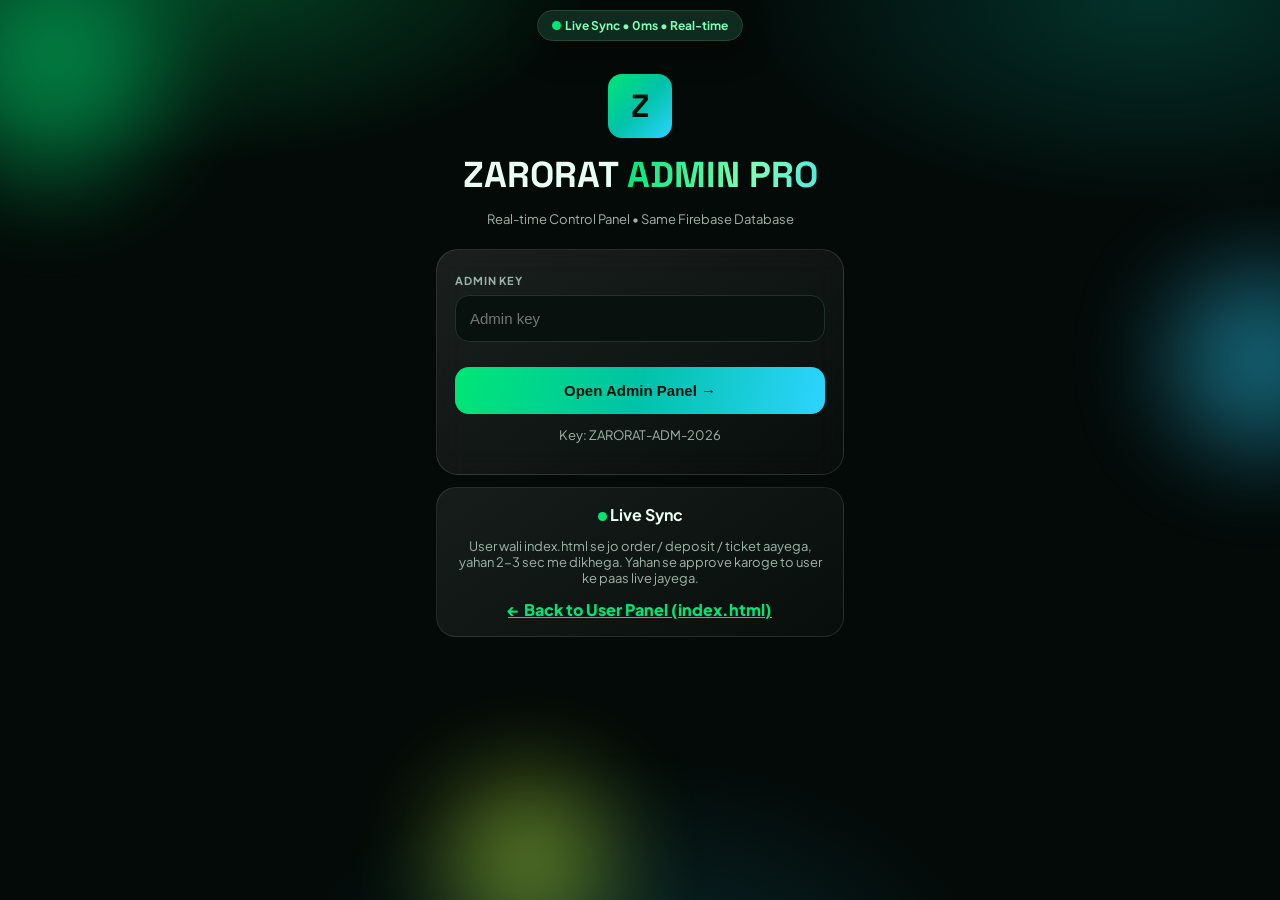
<file: Admin.html>
<!DOCTYPE html><html lang="en"><head><meta charset="UTF-8"><meta name="viewport" content="width=device-width,initial-scale=1">
<title>ZARORAT - Admin PRO | Real-time</title>
<link href="https://fonts.googleapis.com/css2?family=Space+Grotesk:wght@500;600;700&family=Plus+Jakarta+Sans:wght@400;500;600;700;800&display=swap" rel="stylesheet">
<style>
*{box-sizing:border-box;-webkit-tap-highlight-color:transparent}
body{margin:0;background:#040a08;color:#eafff5;font-family:'Plus Jakarta Sans',system-ui;overflow-x:hidden}
body:before{content:"";position:fixed;inset:0;z-index:0;pointer-events:none;background:radial-gradient(700px 350px at 15% -5%,rgba(0,230,118,.28),transparent 60%),radial-gradient(700px 350px at 90% 0%,rgba(0,194,168,.22),transparent 60%),radial-gradient(600px 400px at 50% 110%,rgba(45,212,255,.14),transparent 60%)}
.orb{position:fixed;border-radius:50%;filter:blur(50px);opacity:.45;z-index:0;pointer-events:none;animation:float 9s ease-in-out infinite}
.orb1{width:220px;height:220px;background:#00e676;top:-40px;left:-60px}.orb2{width:180px;height:180px;background:#2dd4ff;top:30%;right:-70px;animation-delay:-3s}.orb3{width:160px;height:160px;background:#c8ff3d;bottom:-40px;left:35%;animation-delay:-6s}
@keyframes float{0%,100%{transform:translateY(0) scale(1)}50%{transform:translateY(-28px) scale(1.12)}}
@keyframes pop{0%{opacity:0;transform:translateY(22px) scale(.96)}100%{opacity:1;transform:none}}
@keyframes shimmer{0%{background-position:-200% 0}100%{background-position:200% 0}}
@keyframes pulseDot{0%,100%{box-shadow:0 0 0 0 rgba(0,230,118,.5)}50%{box-shadow:0 0 0 7px rgba(0,230,118,0)}}
@keyframes slideIn{from{opacity:0;transform:translateX(20px)}to{opacity:1;transform:none}}
@keyframes glow{0%,100%{box-shadow:0 0 0 rgba(0,230,118,0)}50%{box-shadow:0 0 32px rgba(0,230,118,.45)}}
@keyframes confetti{0%{transform:translateY(0) rotate(0);opacity:1}100%{transform:translateY(320px) rotate(720deg);opacity:0}}
.anim{animation:pop .55s cubic-bezier(.2,.9,.3,1.2) both}.anim2{animation:pop .55s .08s cubic-bezier(.2,.9,.3,1.2) both}.anim3{animation:pop .55s .16s cubic-bezier(.2,.9,.3,1.2) both}
.live{width:9px;height:9px;border-radius:50%;background:#00e676;display:inline-block;animation:pulseDot 1.6s infinite}
.shimmer{background:linear-gradient(100deg,#00e676,#7dffb8,#2dd4ff,#00e676);background-size:200% 100%;animation:shimmer 2.8s linear infinite;-webkit-background-clip:text;background-clip:text;color:transparent}
.wrap{max-width:460px;margin:auto;padding:14px 16px 120px;position:relative;z-index:1}.wrap-wide{max-width:1180px;margin:auto;padding:14px 16px 60px;position:relative;z-index:1}
.logo{display:flex;gap:10px;align-items:center}.z{width:42px;height:42px;border-radius:14px;background:linear-gradient(135deg,#00e676,#00c2a8,#2dd4ff);display:flex;align-items:center;justify-content:center;font-family:'Space Grotesk';font-weight:700;font-size:21px;color:#03110a;animation:glow 2.5s infinite;transition:.3s}.z:hover{transform:rotate(-8deg) scale(1.08)}
.chip{border:1px solid #1e332b;background:#0a1511;border-radius:999px;padding:7px 11px;font-size:12px;font-weight:700;display:inline-flex;gap:6px;align-items:center}
.glass{background:linear-gradient(145deg,rgba(255,255,255,.09),rgba(255,255,255,.02));border:1px solid rgba(255,255,255,.12);backdrop-filter:blur(14px);border-radius:22px;padding:18px;transition:.3s}.glass:hover{transform:translateY(-2px);border-color:rgba(0,230,118,.4)}
.card{background:linear-gradient(145deg,rgba(255,255,255,.08),rgba(255,255,255,.02));border:1px solid rgba(255,255,255,.1);border-radius:20px;padding:16px;margin-top:12px;transition:.3s;animation:pop .45s both}.card:hover{transform:translateY(-2px);border-color:rgba(0,230,118,.35)}
.input{width:100%;background:#08110e;border:1px solid #1e332b;color:#eafff5;border-radius:14px;padding:14px;font-size:15px;outline:none;margin-top:6px;transition:.25s}.input:focus{border-color:#00e676;box-shadow:0 0 0 3px rgba(0,230,118,.18);transform:scale(1.01)}
.label{font-size:11px;font-weight:700;letter-spacing:.08em;text-transform:uppercase;color:#9db5ab}
.btn{width:100%;background:linear-gradient(100deg,#00e676,#00c2a8,#2dd4ff);color:#03110a;border:none;border-radius:14px;padding:15px;font-weight:800;font-size:15px;cursor:pointer;transition:.25s;position:relative;overflow:hidden}.btn:hover{transform:translateY(-2px) scale(1.01);box-shadow:0 12px 30px rgba(0,230,118,.35)}.btn:active{transform:scale(.97)}
.btn2{background:#0e1a14;border:1px solid #1e332b;color:#eafff5;border-radius:12px;padding:10px 14px;font-weight:700;cursor:pointer;transition:.25s}.btn2:hover{border-color:#00e676;background:#12241c}
.muted{color:#9db5ab;font-size:13px}.green{color:#00e676}.big{font-family:'Space Grotesk';font-size:28px;font-weight:700}
.hidden{display:none!important}.flex{display:flex;gap:8px}.mt{margin-top:14px}.row{display:flex;justify-content:space-between;gap:10px;align-items:center}
.tabs{display:grid;grid-template-columns:1fr 1fr;background:#08110e;border:1px solid #1e332b;border-radius:12px;padding:4px}.tabs button{border:none;padding:11px;border-radius:9px;font-weight:700;cursor:pointer;background:transparent;color:#9db5ab}.tabs button.on{background:linear-gradient(100deg,#00e676,#00c2a8);color:#03110a;animation:pop .3s}
.grid3{display:grid;grid-template-columns:1fr 1fr 1fr;gap:10px;margin-top:14px}.mini{background:linear-gradient(145deg,rgba(255,255,255,.08),rgba(255,255,255,.02));border:1px solid rgba(255,255,255,.1);border-radius:18px;padding:14px;text-align:center;transition:.3s}.mini:hover{transform:translateY(-3px) scale(1.02)}
.stat{display:grid;grid-template-columns:1fr 1fr;gap:12px}.stat>div{background:linear-gradient(145deg,rgba(255,255,255,.08),rgba(255,255,255,.02));border:1px solid rgba(255,255,255,.1);border-radius:20px;padding:16px;transition:.3s}.stat>div:hover{transform:translateY(-3px)}
.sticky{position:sticky;top:0;z-index:20;background:rgba(5,11,9,.92);backdrop-filter:blur(12px);border-bottom:1px solid #1e332b;margin:-14px -16px 0;padding:12px 16px}
.nav{position:fixed;bottom:0;left:0;right:0;background:#070f0c;border-top:1px solid #1e332b;padding:8px 6px calc(10px + env(safe-area-inset-bottom));z-index:30}.navin{max-width:460px;margin:auto;display:grid;grid-template-columns:repeat(7,1fr)}.nav button{background:none;border:none;color:#9db5ab;font-size:10px;font-weight:700;display:flex;flex-direction:column;gap:3px;align-items:center;cursor:pointer;transition:.25s}.nav button.on{color:#00e676;transform:translateY(-3px) scale(1.1)}
.bar{height:8px;background:#08110e;border-radius:99px;overflow:hidden}.bar i{display:block;height:100%;background:linear-gradient(90deg,#00e676,#2dd4ff);transition:width .8s}
.pill{padding:5px 10px;border-radius:999px;font-size:11px;font-weight:800}.ok{background:#0f2a1e;color:#7dffb8;border:1px solid #1f4a35}.warn{background:#2a230f;color:#ffd88a;border:1px solid #4a3a1a}.bad{background:#2a1013;color:#ff8a94;border:1px solid #4a1a20}
.admin-nav{display:flex;gap:8px;overflow:auto;padding-bottom:4px;scrollbar-width:none}.admin-nav button{white-space:nowrap}
.sync{position:fixed;top:10px;left:50%;transform:translateX(-50%);background:#0f2a1e;border:1px solid #1f4a35;color:#7dffb8;padding:7px 14px;border-radius:999px;font-size:12px;font-weight:700;z-index:99;animation:slideIn .4s}
.toast{position:fixed;bottom:90px;left:50%;transform:translateX(-50%);background:#eafff5;color:#03110a;padding:12px 18px;border-radius:14px;font-weight:800;z-index:99;box-shadow:0 15px 40px rgba(0,0,0,.5);animation:pop .35s}
.easypaisa{background:linear-gradient(135deg,#7dffb8,#00e676,#00c2a8);color:#03110a;border-radius:26px;padding:18px;margin-top:14px;animation:glow 3s infinite}
.hero h1{font-family:'Space Grotesk';font-size:clamp(38px,11vw,62px);line-height:.95;margin:18px 0 12px}

/* ===== HEAVY UPGRADE ===== */
.btn{position:relative;overflow:hidden}
.btn:after{content:"";position:absolute;top:0;left:-80%;width:50%;height:100%;background:linear-gradient(100deg,transparent,rgba(255,255,255,.55),transparent);transform:skewX(-20deg);animation:btnShine 2.4s infinite}
@keyframes btnShine{0%{left:-80%}60%,100%{left:130%}}
.card{position:relative;overflow:hidden}
.card:before{content:"";position:absolute;inset:0;border-radius:inherit;padding:1px;background:linear-gradient(120deg,transparent,rgba(0,230,118,.6),transparent,rgba(45,212,255,.6),transparent);-webkit-mask:linear-gradient(#000 0 0) content-box,linear-gradient(#000 0 0);-webkit-mask-composite:xor;mask-composite:exclude;opacity:0;transition:.4s;pointer-events:none}
.card:hover:before{opacity:1}
.nav button:active{transform:scale(.9)}
input:focus,textarea:focus,select:focus{animation:glow .6s}
.sync{position:fixed;top:10px;left:50%;transform:translateX(-50%);background:#0f2a1e;border:1px solid #1f4a35;color:#7dffb8;padding:7px 14px;border-radius:999px;font-size:12px;font-weight:700;z-index:99;box-shadow:0 10px 30px rgba(0,0,0,.4)}
.syncLive{position:fixed;top:10px;left:50%;transform:translateX(-50%);background:#0f2a1e;border:1px solid #1f4a35;color:#7dffb8;padding:7px 14px;border-radius:999px;font-size:12px;font-weight:700;z-index:99}
@keyframes floatY{0%,100%{transform:translateY(0)}50%{transform:translateY(-8px)}}
.heroCard{animation:floatY 4s ease-in-out infinite}

</style></head><body>
<div class="orb orb1"></div><div class="orb orb2"></div><div class="orb orb3"></div><div id="app"></div>
<script>

// ===== REALTIME DATABASE - ZARORA - FIXED VERSION =====
const DB_URL = "https://zarora-f7526-default-rtdb.firebaseio.com/zarorat.json";
const FIREBASE_CONFIG = { apiKey:"PASTE_YOUR_API_KEY_HERE_IF_NEEDED", authDomain:"zarora-f7526.firebaseapp.com", databaseURL:"https://zarora-f7526-default-rtdb.firebaseio.com", projectId:"zarora-f7526" };
let DB=null, _saving=false, _lastJSON="", _syncTimer=null, DB_STATUS="checking...", DB_ERROR="";
const EMPTY_DB = ()=>({users:[],services:[],orders:[],deposits:[],tickets:[],notifications:[],coupons:[],announcements:[],categories:[],activity:[],settings:{panelName:"ZARORAT",minDeposit:50,referralBonus:5,supportMessage:"Ask the support team anything. Replies appear inside your ticket."},favorites:[],transactions:[]});
function setDBStatus(s, err){ DB_STATUS=s; DB_ERROR=err||""; let el=document.getElementById("dbStatusBox"); if(el){ el.innerHTML = s==="connected" ? "<span style='color:#00e676;font-weight:800'>● DATABASE CONNECTED • REAL-TIME ON</span> <span class='muted'>• "+(DB_ERROR||"")+"</span>" : "<span style='color:#ff8a94;font-weight:800'>● DATABASE NOT CONNECTED: "+err+"</span><br><span class='muted'>Firebase Console → Realtime Database → Rules me neeche wala rule lagao, phir page refresh karo.</span><br><code style='background:#08110e;padding:8px 10px;border-radius:10px;display:block;margin-top:8px;color:#7dffb8'>{ \"rules\": { \".read\": true, \".write\": true } }</code><br><button class='btn2' onclick='testConnection()'>🔄 Test Connection Again</button>"; el.style.display="block"; } updateSyncBadge(); }
async function testConnection(){
  setDBStatus("checking...", "Testing...");
  try{
    let r = await fetch(DB_URL+"?t="+Date.now());
    if(!r.ok){ setDBStatus("blocked", "Firebase ne request rok di. Status: "+r.status+" - Rules me .read/.write true karo."); return false; }
    let j = await r.json();
    setDBStatus("connected", "GET OK • "+new Date().toLocaleTimeString());
    return true;
  }catch(e){ setDBStatus("blocked", "Network / CORS Error: "+e.message+" - Internet check karo aur Rules true karo."); return false; }
}
async function loadDB(){
  try{
    let r=await fetch(DB_URL+"?t="+Date.now());
    if(!r.ok){ DB=JSON.parse(localStorage.getItem("zarorat_backup")||"null")||EMPTY_DB(); setDBStatus("blocked","GET failed Status "+r.status+" - Rules me .read true karo."); return DB; }
    let j=await r.json(); DB=j||EMPTY_DB(); for(const k in EMPTY_DB()) if(!DB[k]) DB[k]=EMPTY_DB()[k];
    setDBStatus("connected","Loaded from Firebase • "+new Date().toLocaleTimeString());
  }catch(e){ DB=JSON.parse(localStorage.getItem("zarorat_backup")||"null")||EMPTY_DB(); setDBStatus("blocked","Network Error: "+e.message); }
  _lastJSON=JSON.stringify(DB); return DB;
}
async function saveDB(){
  localStorage.setItem("zarorat_backup",JSON.stringify(DB));
  // Same-browser instant sync - doosri tab turant update hogi, Firebase fail bhi ho to bhi
  try{ let bc=new BroadcastChannel("zarorat-sync"); bc.postMessage({type:"db", db:DB}); bc.close(); }catch(e){}
  try{ localStorage.setItem("zarorat_broadcast", JSON.stringify({t:Date.now(), db:DB})); }catch(e){}
  let j=JSON.stringify(DB); if(j===_lastJSON) return; _lastJSON=j; _saving=true;
  try{
    let r=await fetch(DB_URL,{method:"PUT",headers:{"Content-Type":"application/json"},body:j});
    if(!r.ok){ setDBStatus("blocked","PUT failed Status "+r.status+" - Rules me .write true karo. Local me save ho gaya hai."); }
    else setDBStatus("connected","Saved to Firebase • "+new Date().toLocaleTimeString());
  }catch(e){ setDBStatus("blocked","Save Network Error: "+e.message); }
  _saving=false; showSync();
}
function showSync(){ let el=document.getElementById("syncBadge"); if(!el){ el=document.createElement("div"); el.id="syncBadge"; el.className="sync"; el.innerHTML="<span class='live'></span> &nbsp;Synced • Real-time"; document.body.appendChild(el);} el.style.display="block"; clearTimeout(el._t); el._t=setTimeout(()=>el.style.display="none",1800); }
function toast(msg){ let t=document.createElement("div"); t.className="toast"; t.textContent=msg; document.body.appendChild(t); setTimeout(()=>t.remove(),2600); }
function confetti(){ for(let i=0;i<28;i++){ let c=document.createElement("div"); c.style.cssText=`position:fixed;top:-10px;left:${Math.random()*100}vw;width:8px;height:12px;background:${["#00e676","#2dd4ff","#c8ff3d","#fff"][i%4]};z-index:200;border-radius:2px;animation:confetti ${1+Math.random()}s ease-in forwards`; document.body.appendChild(c); setTimeout(()=>c.remove(),2200);} }
function uid(){ return Math.random().toString(36).slice(2,9)+Date.now().toString(36); }
function esc(s){ return String(s||"").replace(/</g,"&lt;"); }
function money(n){ return "Rs "+(n||0); }
async function log(t){ DB.activity.unshift({text:t,createdAt:new Date().toISOString()}); await saveDB(); }
async function notify(u2,t,m){ DB.notifications.unshift({id:uid(),userId:u2,title:t,message:m,readBy:[],createdAt:new Date().toISOString()}); await saveDB(); }
// Same-browser live sync - BroadcastChannel + storage event
try{ let bc2=new BroadcastChannel("zarorat-sync"); bc2.onmessage=(e)=>{ if(e.data && e.data.db){ let nj=JSON.stringify(e.data.db); if(nj!==_lastJSON){ DB=e.data.db; _lastJSON=nj; 
function ensureDBBox(){ let el=document.getElementById("dbStatusBox"); if(!el){ el=document.createElement("div"); el.id="dbStatusBox"; el.style.cssText="position:relative;z-index:5;background:#0a1511;border:1px solid #1e332b;border-radius:14px;padding:12px 14px;margin:12px 16px 0;font-size:13px;display:none"; let wrap=document.querySelector(".wrap")||document.querySelector(".wrap-wide")||document.body; wrap.prepend(el); } return el; }
let _origRender = render; render = function(){ _origRender(); ensureDBBox(); setDBStatus(DB_STATUS, DB_ERROR); };

onRemoteChange&&onRemoteChange(); } } }; }catch(e){}
window.addEventListener("storage",(e)=>{ if(e.key==="zarorat_broadcast" && e.newValue){ try{ let d=JSON.parse(e.newValue); let nj=JSON.stringify(d.db); if(nj!==_lastJSON){ DB=d.db; _lastJSON=nj; onRemoteChange&&onRemoteChange(); } }catch(err){} } });

// ===== FIXED ULTRA-FAST SYNC + BUTTON FIX =====
let _lastInteraction = 0, _renderQueued = false, _sse = null, _lastSyncMs = 0;
document.addEventListener('pointerdown', ()=>{ _lastInteraction = Date.now(); }, true);
document.addEventListener('input', ()=>{ _lastInteraction = Date.now(); }, true);
function isTyping(){ let a=document.activeElement; return a && (a.tagName==='INPUT'||a.tagName==='TEXTAREA'||a.tagName==='SELECT'); }
function safeRender(force){
  // Agar user type kar raha hai ya abhi-abhi click kiya hai to render rok do - warna button/input toot jata hai
  if(!force && (isTyping() || Date.now()-_lastInteraction < 600)){ _renderQueued=true; setTimeout(()=>{ if(_renderQueued){ _renderQueued=false; safeRender(true); } }, 900); return; }
  // Input values save karo taake render ke baad wapas aa jayein
  let saved={}; document.querySelectorAll('input,textarea,select').forEach(el=>{ if(el.id) saved[el.id]=el.value; });
  try{ render(); }catch(e){ console.log(e); }
  Object.keys(saved).forEach(id=>{ let el=document.getElementById(id); if(el && document.activeElement!==el) el.value=saved[id]; });
}
function startUltraSync(){
  // 1) Firebase Realtime SSE stream - sab se fast, server push karta hai
  try{
    if(_sse) _sse.close();
    _sse = new EventSource(DB_URL);
    _sse.onmessage = (ev)=>{
      try{
        let parsed = JSON.parse(ev.data);
        if(parsed && parsed.data && typeof parsed.data==='object'){
          let nj = JSON.stringify(parsed.data);
          if(nj!==_lastJSON){ DB=parsed.data; _lastJSON=nj; localStorage.setItem("zarorat_backup",nj); _lastSyncMs=Date.now(); updateSyncBadge(); onRemoteChange&&onRemoteChange(); }
        }
      }catch(e){}
    };
    _sse.onerror = ()=>{ /* fallback polling sambhal lega */ };
  }catch(e){}
  // 2) Fast polling fallback - har 800ms, sirf tab jab SSE se update na aaya ho
  clearInterval(_syncTimer);
  _syncTimer = setInterval(async()=>{
    if(_saving) return;
    try{
      let t0=performance.now();
      let r=await fetch(DB_URL+"?t="+Date.now());
      let j=await r.json(); if(!j) return;
      let nj=JSON.stringify(j);
      if(nj!==_lastJSON){ DB=j; _lastJSON=nj; localStorage.setItem("zarorat_backup",nj); _lastSyncMs=Date.now(); updateSyncBadge(); onRemoteChange&&onRemoteChange(); }
      let ms=Math.round(performance.now()-t0); let el=document.getElementById("syncMs"); if(el) el.textContent=ms+"ms";
    }catch(e){}
  }, 800);
}
function updateSyncBadge(){
  let el=document.getElementById("syncBadge");
  if(!el){ el=document.createElement("div"); el.id="syncBadge"; el.className="sync"; document.body.appendChild(el); }
  el.innerHTML="<span class='live'></span> &nbsp;Live Sync • <span id='syncMs'>0ms</span> • Real-time";
  el.style.display="block";
  clearTimeout(el._t); el._t=setTimeout(()=>{ el.style.display="block"; }, 10000);
}
// Purani polling ko ultra sync se replace karo
startPolling = startUltraSync;
// Global exports - taake har button 100% kaam kare, chahe preview ho ya file
// (functions neeche define hongi, is liye end me dubara export karenge)

const KEY="ZARORAT-ADM-2026";
let adminTab="dashboard", authed=localStorage.getItem("zarorat_admin")==="1";
async function save(){ await saveDB(); }
function render(){ document.getElementById("app").innerHTML = !authed ? loginHTML() : adminHTML(); window.scrollTo(0,0); }
function loginHTML(){ return `<div class="wrap" style="max-width:440px"><div class="anim" style="text-align:center;margin-top:60px"><div class="z" style="margin:auto;width:64px;height:64px;font-size:32px">Z</div><h1 style="font-family:'Space Grotesk';font-size:36px;margin:14px 0 6px">ZARORAT <span class="shimmer">ADMIN PRO</span></h1><p class="muted">Real-time Control Panel • Same Firebase Database</p></div>
<div class="glass anim2" style="margin-top:22px"><label class="label">Admin Key</label><input id="admKey" type="password" class="input" placeholder="Admin key"><p id="admErr" class="muted"></p><button class="btn" style="margin-top:12px" onclick="openAdmin()">Open Admin Panel →</button><p class="muted" style="text-align:center">Key: ZARORAT-ADM-2026</p></div>
<div class="card anim3" style="text-align:center"><span class="live"></span> <b>Live Sync</b><p class="muted">User wali index.html se jo order / deposit / ticket aayega, yahan 2-3 sec me dikhega. Yahan se approve karoge to user ke paas live jayega.</p><a href="index.html" style="color:#00e676;font-weight:800">← Back to User Panel (index.html)</a></div></div>`; }
function openAdmin(){ let v=document.getElementById("admKey").value; if(v.trim()===KEY){ authed=true; localStorage.setItem("zarorat_admin","1"); render(); confetti(); toast("Welcome Admin - Real-time Connected"); } else document.getElementById("admErr").textContent="Admin key is incorrect."; }
function logoutAdmin(){ authed=false; localStorage.removeItem("zarorat_admin"); render(); }
function adminHTML(){
 let pending=DB.orders.filter(o=>o.status==="Pending").length, pendDep=DB.deposits.filter(d=>d.status==="Pending").length, openT=DB.tickets.filter(t=>t.status==="Open"||t.status==="Replied").length;
 let rev=DB.orders.filter(o=>o.status==="Completed").reduce((s,o)=>s+o.price,0);
 let tabs=[["dashboard","Analytics"],["services","Services"],["categories","Categories"],["orders",`Orders (${pending})`],["deposits",`Deposits (${pendDep})`],["users","Users"],["tickets",`Tickets (${openT})`],["notifications","Notifications"],["coupons","Coupons"],["announcements","Announcements"],["activity","Activity Log"],["settings","Settings"]];
 let h=`<div class="wrap-wide"><div class="sticky"><div class="row"><div class="logo"><div class="z">Z</div><div><b style="font-family:'Space Grotesk'">${DB.settings.panelName} <span class="green">ADMIN PRO</span></b><div class="muted">Control Panel - <span class="live"></span> Live - Synced • Real-time</div></div></div><div class="flex"><a href="index.html" class="btn2" style="text-decoration:none;padding:10px 14px">User Panel</a><button class="btn2" onclick="logoutAdmin()">Logout</button></div></div><div class="admin-nav mt">${tabs.map(t=>`<button class="btn2" style="${adminTab===t[0]?'background:linear-gradient(100deg,#00e676,#00c2a8);color:#03110a':''}" onclick="adminTab='${t[0]}';render()">${t[1]}</button>`).join("")}</div></div>`;
 let b="";
 if(adminTab==="dashboard"){ b+=`<h2 class="anim" style="font-family:'Space Grotesk';font-size:28px">Analytics Dashboard</h2><p class="muted">Live totals from Firebase - nothing is fake.</p><div class="stat mt"><div class="anim"><p class="muted">TOTAL REVENUE</p><p class="big">${money(rev)}</p></div><div class="anim2"><p class="muted">TOTAL USERS</p><p class="big">${DB.users.length}</p></div><div class="anim2"><p class="muted">TOTAL ORDERS</p><p class="big">${DB.orders.length}</p><p class="muted">${pending} pending</p></div><div class="anim3"><p class="muted">PENDING DEPOSITS</p><p class="big" style="color:#ffd88a">${pendDep}</p></div><div class="anim"><p class="muted">OPEN TICKETS</p><p class="big" style="color:#7dc8ff">${openT}</p></div><div class="anim2"><p class="muted">SERVICES</p><p class="big">${DB.services.length}</p></div></div>`; b+=`<div class="card"><h3>Quick Actions</h3><div class="flex"><button class="btn2" onclick="adminTab='orders';render()">Review Orders →</button><button class="btn2" onclick="adminTab='tickets';render()">Reply to Tickets →</button><button class="btn2" onclick="adminTab='notifications';render()">Send Notification →</button></div></div>`; b+=`<div class="card"><h3>Recent Activity - Live</h3>${DB.activity.slice(0,12).map(a=>`<p class="muted">${esc(a.text)} - ${new Date(a.createdAt).toLocaleString()}</p>`).join("")||"<p class='muted'>No activity yet.</p>"}</div>`; }
 if(adminTab==="services"){ b+=`<div style="display:grid;grid-template-columns:380px 1fr;gap:16px"><div class="card"><h3>Add Service - Live to Users</h3><label class="label">Service Name</label><input id="sName" class="input" placeholder="e.g. Instagram Followers"><label class="label">Category</label><select id="sCat" class="input">${["Instagram","TikTok","YouTube","Facebook","Design","Website","Other",...DB.categories.map(c=>c.name)].map(c=>`<option>${c}</option>`).join("")}</select><div class="flex"><div style="flex:1"><label class="label">Price / 1000</label><input id="sPrice" type="number" class="input"></div><div style="flex:1"><label class="label">Min</label><input id="sMin" type="number" class="input" value="100"></div><div style="flex:1"><label class="label">Max</label><input id="sMax" type="number" class="input" value="10000"></div></div><label class="label">Description</label><textarea id="sDesc" class="input" rows="3" placeholder="Delivery time, quality, notes..."></textarea><button class="btn" style="margin-top:10px" onclick="addService()">+ Add Service</button></div><div><h3>Services List (${DB.services.length})</h3>${DB.services.length?DB.services.map(s=>`<div class="card"><div class="row"><div><b>${esc(s.name)}</b><p class="muted">${esc(s.category)} - Min ${s.min} - Max ${s.max}</p><p class="muted">${esc(s.description||"No description.")}</p></div><div style="text-align:right"><b class="green">${money(s.pricePer1000)} / 1k</b><br><button class="btn2" style="color:#ff8a94;margin-top:8px" onclick="delService('${s.id}')">Delete</button></div></div></div>`).join(""):`<div class="card" style="text-align:center">No services yet</div>`}</div></div>`; }
 if(adminTab==="categories"){ b+=`<div class="card"><h3>Add Category</h3><div class="flex"><input id="catName" class="input" style="margin:0" placeholder="e.g. Design"><button class="btn" style="width:auto" onclick="addCat()">+ Add</button></div></div><h3 class="mt">Categories</h3>${DB.categories.map(c=>`<div class="card"><div class="row"><b>${esc(c.name)}</b><button class="btn2" onclick="delCat('${c.id}')">Delete</button></div></div>`).join("")||"<p class='muted'>No custom categories.</p>"}`; }
 if(adminTab==="orders"){ b+=`<h3>Orders - Live from Users</h3>${DB.orders.length?DB.orders.map(o=>`<div class="card"><div class="row"><div><b>${esc(o.serviceName)}</b><p class="muted">@${esc(o.username)} - Qty ${o.quantity} - ${money(o.price)}</p><a href="${esc(o.link)}" target="_blank" style="color:#7dc8ff;word-break:break-all">${esc(o.link)}</a></div><span class="pill ${o.status==="Completed"?"ok":o.status==="Cancelled"?"bad":"warn"}">${o.status}</span></div><div class="flex mt"><button class="btn2" onclick="setOrder('${o.id}','Pending')">Pending</button><button class="btn2" onclick="setOrder('${o.id}','Completed')">Completed</button><button class="btn2" onclick="setOrder('${o.id}','Cancelled')">Cancelled</button><button class="btn2" onclick="refundOrder('${o.id}')">Refund</button></div></div>`).join(""):`<div class="card" style="text-align:center">No orders yet - user se order aate hi yahan live dikhega.</div>`}`; }
 if(adminTab==="deposits"){ b+=`<h3>Deposit Requests - Live</h3><p class="muted">Easypaisa payment check karo. Approve karte hi user balance live badhega.</p>${DB.deposits.length?DB.deposits.map(d=>`<div class="card"><div class="row"><div><b style="font-family:'Space Grotesk';font-size:24px">${money(d.amount)}</b><p>@${esc(d.username)} - ${new Date(d.createdAt).toLocaleString()}</p><p>TID: <b>${esc(d.tid)}</b></p><p class="muted">${esc(d.note||"")}</p></div><span class="pill ${d.status==="Approved"?"ok":d.status==="Rejected"?"bad":"warn"}">${d.status}</span></div>${d.status==="Pending"?`<div class="flex mt"><button class="btn" style="width:auto" onclick="approveDep('${d.id}')">Approve & Add Balance</button><button class="btn2" onclick="rejectDep('${d.id}')">Reject</button></div>`:""}</div>`).join(""):`<div class="card" style="text-align:center">No deposit requests yet</div>`}`; }
 if(adminTab==="users"){ b+=`<div style="display:grid;grid-template-columns:380px 1fr;gap:16px"><div class="card"><h3>Edit Balance - Live</h3><label class="label">Select User</label><select id="balUser" class="input">${DB.users.map(u=>`<option value="${u.id}">${esc(u.name)} (@${esc(u.username)}) - ${money(u.balance)}</option>`).join("")}</select><label class="label">Amount (Rs)</label><input id="balAmt" type="number" class="input" placeholder="e.g. 500"><div class="flex mt"><button class="btn" onclick="addBal('add')">Add Balance</button><button class="btn2" onclick="addBal('remove')">Remove</button></div></div><div><h3>Users (${DB.users.length})</h3>${DB.users.map(u=>`<div class="card"><div class="row"><div><b>${esc(u.name)}</b><p class="muted">@${esc(u.username)} - ${esc(u.email||"")} - Referral: ${u.referralCode}</p><p class="muted">Joined ${new Date(u.createdAt).toLocaleDateString()} - ${DB.orders.filter(o=>o.userId===u.id).length} orders</p></div><div style="text-align:right"><b>${money(u.balance)}</b><br><span class="pill ${u.status==="Blocked"?"bad":"ok"}">${u.status||"Active"}</span></div></div><div class="flex mt"><button class="btn2" onclick="toggleBlock('${u.id}')">${u.status==="Blocked"?"Unblock":"Block"} User</button><button class="btn2" style="color:#ff8a94" onclick="delUser('${u.id}')">Delete User</button></div></div>`).join("")||"<p class='muted'>No users yet</p>"}</div></div>`; }
 if(adminTab==="tickets"){ b+=`<h3>Support Tickets (${DB.tickets.length}) - Live</h3>${DB.tickets.map(t=>`<div class="card"><div class="row"><div><b>${esc(t.subject)}</b><p class="muted">@${esc(t.username)} - ${esc(t.email)} - ${new Date(t.createdAt).toLocaleString()}</p><p>${esc(t.message)}</p></div><span class="pill warn">${t.status}</span></div>${(t.replies||[]).map(r=>`<div class="card" style="background:#08110e"><b>${r.sender==="admin"?"ADMIN":"@"+esc(t.username)}</b><p>${esc(r.text)}</p></div>`).join("")}<div class="flex mt"><input id="areply-${t.id}" class="input" style="margin:0" placeholder="Write your reply..."><button class="btn2" onclick="adminReply('${t.id}')">Send</button><button class="btn2" onclick="closeTicket('${t.id}')">Close</button></div></div>`).join("")||"<div class='card'>No tickets here</div>"}`; }
 if(adminTab==="notifications"){ b+=`<div style="display:grid;grid-template-columns:380px 1fr;gap:16px"><div class="card"><h3>Send Notification - Live to Users</h3><label class="label">Send To</label><select id="nTarget" class="input"><option value="all">All Users</option>${DB.users.map(u=>`<option value="${u.id}">${esc(u.name)} (@${esc(u.username)})</option>`).join("")}</select><label class="label">Title</label><input id="nTitle" class="input" placeholder="e.g. New Service Added"><label class="label">Message</label><textarea id="nMsg" class="input" rows="4"></textarea><button class="btn" style="margin-top:10px" onclick="sendNotif()">Send Notification</button></div><div><h3>Sent Notifications (${DB.notifications.length})</h3>${DB.notifications.map(n=>`<div class="card"><b>${esc(n.title)}</b><p class="muted">${esc(n.message)}</p><p class="muted">${new Date(n.createdAt).toLocaleString()} - Read by ${(n.readBy||[]).length}</p></div>`).join("")||"<p class='muted'>No notifications yet</p>"}</div></div>`; }
 if(adminTab==="coupons"){ b+=`<div class="card"><h3>Create Coupon</h3><label class="label">Coupon Code</label><input id="cCode" class="input" placeholder="e.g. SAVE10"><label class="label">Discount %</label><input id="cDisc" type="number" class="input" value="10"><button class="btn" style="margin-top:10px" onclick="addCoupon()">Create Coupon</button></div>${DB.coupons.map(c=>`<div class="card"><div class="row"><div><b>${c.code}</b><p class="muted">${c.discountPercent}% off</p></div><div class="flex"><button class="btn2" onclick="toggleCoupon('${c.id}')">${c.active?"Disable":"Enable"}</button><button class="btn2" onclick="delCoupon('${c.id}')">Delete</button></div></div></div>`).join("")}`; }
 if(adminTab==="announcements"){ b+=`<div class="card"><h3>Create Announcement - Live to Users</h3><label class="label">Title</label><input id="aTitle" class="input"><label class="label">Message</label><textarea id="aMsg" class="input" rows="3"></textarea><button class="btn" style="margin-top:10px" onclick="addAnn()">Create Announcement</button></div>${DB.announcements.map(a=>`<div class="card"><div class="row"><div><b>${esc(a.title)}</b><p class="muted">${esc(a.message)}</p></div><div class="flex"><button class="btn2" onclick="toggleAnn('${a.id}')">${a.enabled?"Disable":"Enable"}</button><button class="btn2" onclick="delAnn('${a.id}')">Delete</button></div></div></div>`).join("")}`; }
 if(adminTab==="activity"){ b+=`<h3>Activity Log - Live</h3>${DB.activity.slice(0,50).map(a=>`<div class="card"><div class="row"><p>${esc(a.text)}</p><span class="muted">${new Date(a.createdAt).toLocaleString()}</span></div></div>`).join("")||"<p class='muted'>No activity yet</p>"}`; }
 if(adminTab==="settings"){ b+=`<div class="card" style="max-width:640px"><h3>Panel Settings - Live to Users</h3><label class="label">Panel Name</label><input id="setName" class="input" value="${esc(DB.settings.panelName)}"><label class="label">Minimum Deposit (Rs)</label><input id="setMin" type="number" class="input" value="${DB.settings.minDeposit}"><label class="label">Referral Bonus (%)</label><input id="setBonus" type="number" class="input" value="${DB.settings.referralBonus}"><label class="label">Support Message</label><textarea id="setSup" class="input" rows="3">${esc(DB.settings.supportMessage)}</textarea><button class="btn" style="margin-top:10px" onclick="saveSettings()">Save Settings</button></div>`; }
 return h+b+`</div>`;
}
async function addService(){ let n=document.getElementById("sName").value.trim(), p=Number(document.getElementById("sPrice").value), mn=Number(document.getElementById("sMin").value), mx=Number(document.getElementById("sMax").value), cat=document.getElementById("sCat").value, d=document.getElementById("sDesc").value.trim(); if(!n||!p){alert("Service name, price required");return} DB.services.unshift({id:uid(),name:n,category:cat,pricePer1000:p,min:mn,max:mx,description:d,createdAt:new Date().toISOString()}); await save(); await log(`Admin added service: ${n} (${cat})`); confetti(); toast("Service live ho gayi - users ko dikhegi!"); render(); }
async function delService(id){ DB.services=DB.services.filter(s=>s.id!==id); await save(); render(); }
async function addCat(){ let n=document.getElementById("catName").value.trim(); if(!n) return; DB.categories.unshift({id:uid(),name:n,createdAt:new Date().toISOString()}); await save(); render(); }
async function delCat(id){ DB.categories=DB.categories.filter(c=>c.id!==id); await save(); render(); }
async function setOrder(id,st){ let o=DB.orders.find(x=>x.id===id); o.status=st; await save(); await notify(o.userId,`Order ${st}`,`Your order "${o.serviceName}" (Qty ${o.quantity}) is now ${st}.`); await log(`Admin marked order as ${st}: ${o.serviceName} for @${o.username}`); toast("Order "+st+" - user ko live gaya"); render(); }
async function refundOrder(id){ let o=DB.orders.find(x=>x.id===id); let u=DB.users.find(x=>x.id===o.userId); if(!u) return; u.balance+=o.price; o.status="Refunded"; await save(); await notify(o.userId,"Order Refunded",`Your order "${o.serviceName}" was refunded. ${money(o.price)} has been returned.`); render(); }
async function approveDep(id){ let d=DB.deposits.find(x=>x.id===id); let u=DB.users.find(x=>x.id===d.userId); if(!u) return; u.balance+=d.amount; d.status="Approved"; await save(); await notify(d.userId,"Deposit Approved",`Your deposit of ${money(d.amount)} was approved.`); await log(`Admin approved deposit: ${money(d.amount)} for @${u.username}`); confetti(); toast("Deposit approved - balance live badh gaya"); render(); }
async function rejectDep(id){ let d=DB.deposits.find(x=>x.id===id); d.status="Rejected"; await save(); await notify(d.userId,"Deposit Rejected",`Your deposit of ${money(d.amount)} was rejected.`); render(); }
async function addBal(mode){ let uid2=document.getElementById("balUser").value, amt=Number(document.getElementById("balAmt").value); let u=DB.users.find(x=>x.id===uid2); if(!u||!amt) return; if(mode==="add"){ u.balance+=amt; DB.transactions.unshift({id:uid(),userId:u.id,username:u.username,type:"Balance Adjustment",title:"Balance added by admin",amount:amt,status:"Completed",createdAt:new Date().toISOString()}); await notify(u.id,"Balance Added",`${money(amt)} was added to your balance by admin.`); } else { u.balance=Math.max(0,u.balance-amt); DB.transactions.unshift({id:uid(),userId:u.id,username:u.username,type:"Balance Adjustment",title:"Balance removed by admin",amount:-amt,status:"Completed",createdAt:new Date().toISOString()}); await notify(u.id,"Balance Removed",`${money(amt)} was removed from your balance by admin.`); } await save(); toast("Balance live update ho gaya"); render(); }
async function toggleBlock(id){ let u=DB.users.find(x=>x.id===id); u.status=u.status==="Blocked"?"Active":"Blocked"; await save(); render(); }
async function delUser(id){ if(!confirm("Delete this user?")) return; DB.users=DB.users.filter(u=>u.id!==id); await save(); render(); }
async function adminReply(id){ let v=document.getElementById("areply-"+id).value.trim(); if(!v) return; let t=DB.tickets.find(x=>x.id===id); t.replies.push({sender:"admin",text:v,at:new Date().toISOString()}); t.status="Replied"; await save(); await notify(t.userId,"Ticket Reply",`Admin replied to your ticket "${t.subject}".`); toast("Reply live chala gaya"); render(); }
async function closeTicket(id){ let t=DB.tickets.find(x=>x.id===id); t.status="Closed"; await save(); render(); }
async function sendNotif(){ let target=document.getElementById("nTarget").value, title=document.getElementById("nTitle").value.trim(), msg=document.getElementById("nMsg").value.trim(); if(!title||!msg) return; await notify(target,title,msg); toast("Notification live bheji gayi"); render(); }
async function addCoupon(){ let code=document.getElementById("cCode").value.trim().toUpperCase(), disc=Number(document.getElementById("cDisc").value); if(!code||!disc) return; DB.coupons.unshift({id:uid(),code,discountPercent:disc,active:true,createdAt:new Date().toISOString()}); await save(); render(); }
async function toggleCoupon(id){ let c=DB.coupons.find(x=>x.id===id); c.active=!c.active; await save(); render(); }
async function delCoupon(id){ DB.coupons=DB.coupons.filter(c=>c.id!==id); await save(); render(); }
async function addAnn(){ let t=document.getElementById("aTitle").value.trim(), m=document.getElementById("aMsg").value.trim(); if(!t||!m) return; DB.announcements.unshift({id:uid(),title:t,message:m,enabled:true,createdAt:new Date().toISOString()}); await save(); render(); }
async function toggleAnn(id){ let a=DB.announcements.find(x=>x.id===id); a.enabled=!a.enabled; await save(); render(); }
async function delAnn(id){ DB.announcements=DB.announcements.filter(a=>a.id!==id); await save(); render(); }
async function saveSettings(){ DB.settings={panelName:document.getElementById("setName").value.trim()||"ZARORAT",minDeposit:Number(document.getElementById("setMin").value)||50,referralBonus:Number(document.getElementById("setBonus").value)||5,supportMessage:document.getElementById("setSup").value.trim()}; await save(); toast("Settings live save ho gayi"); render(); }
onRemoteChange=()=>{ safeRender(); };
(async()=>{ await loadDB(); render(); startUltraSync(); updateSyncBadge(); })();

window.testConnection=testConnection;
</script></body></html>
</file>
